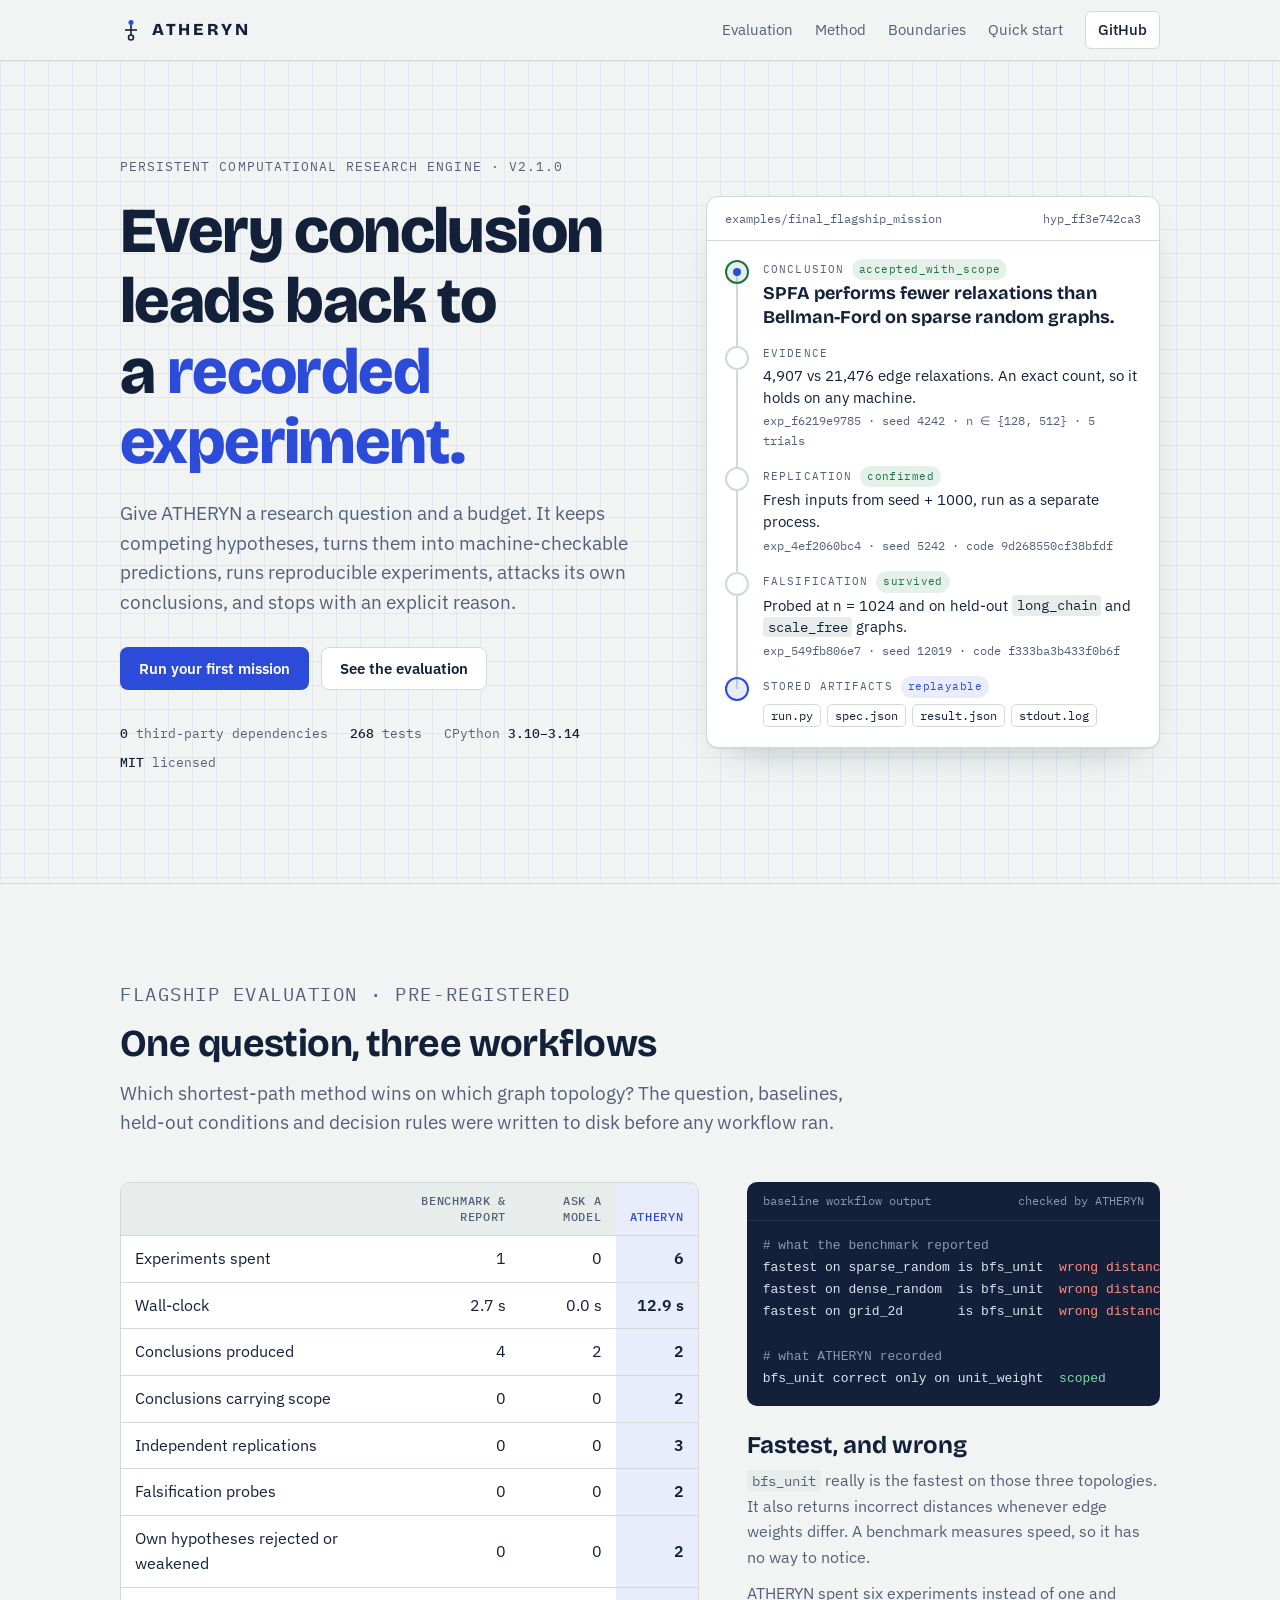
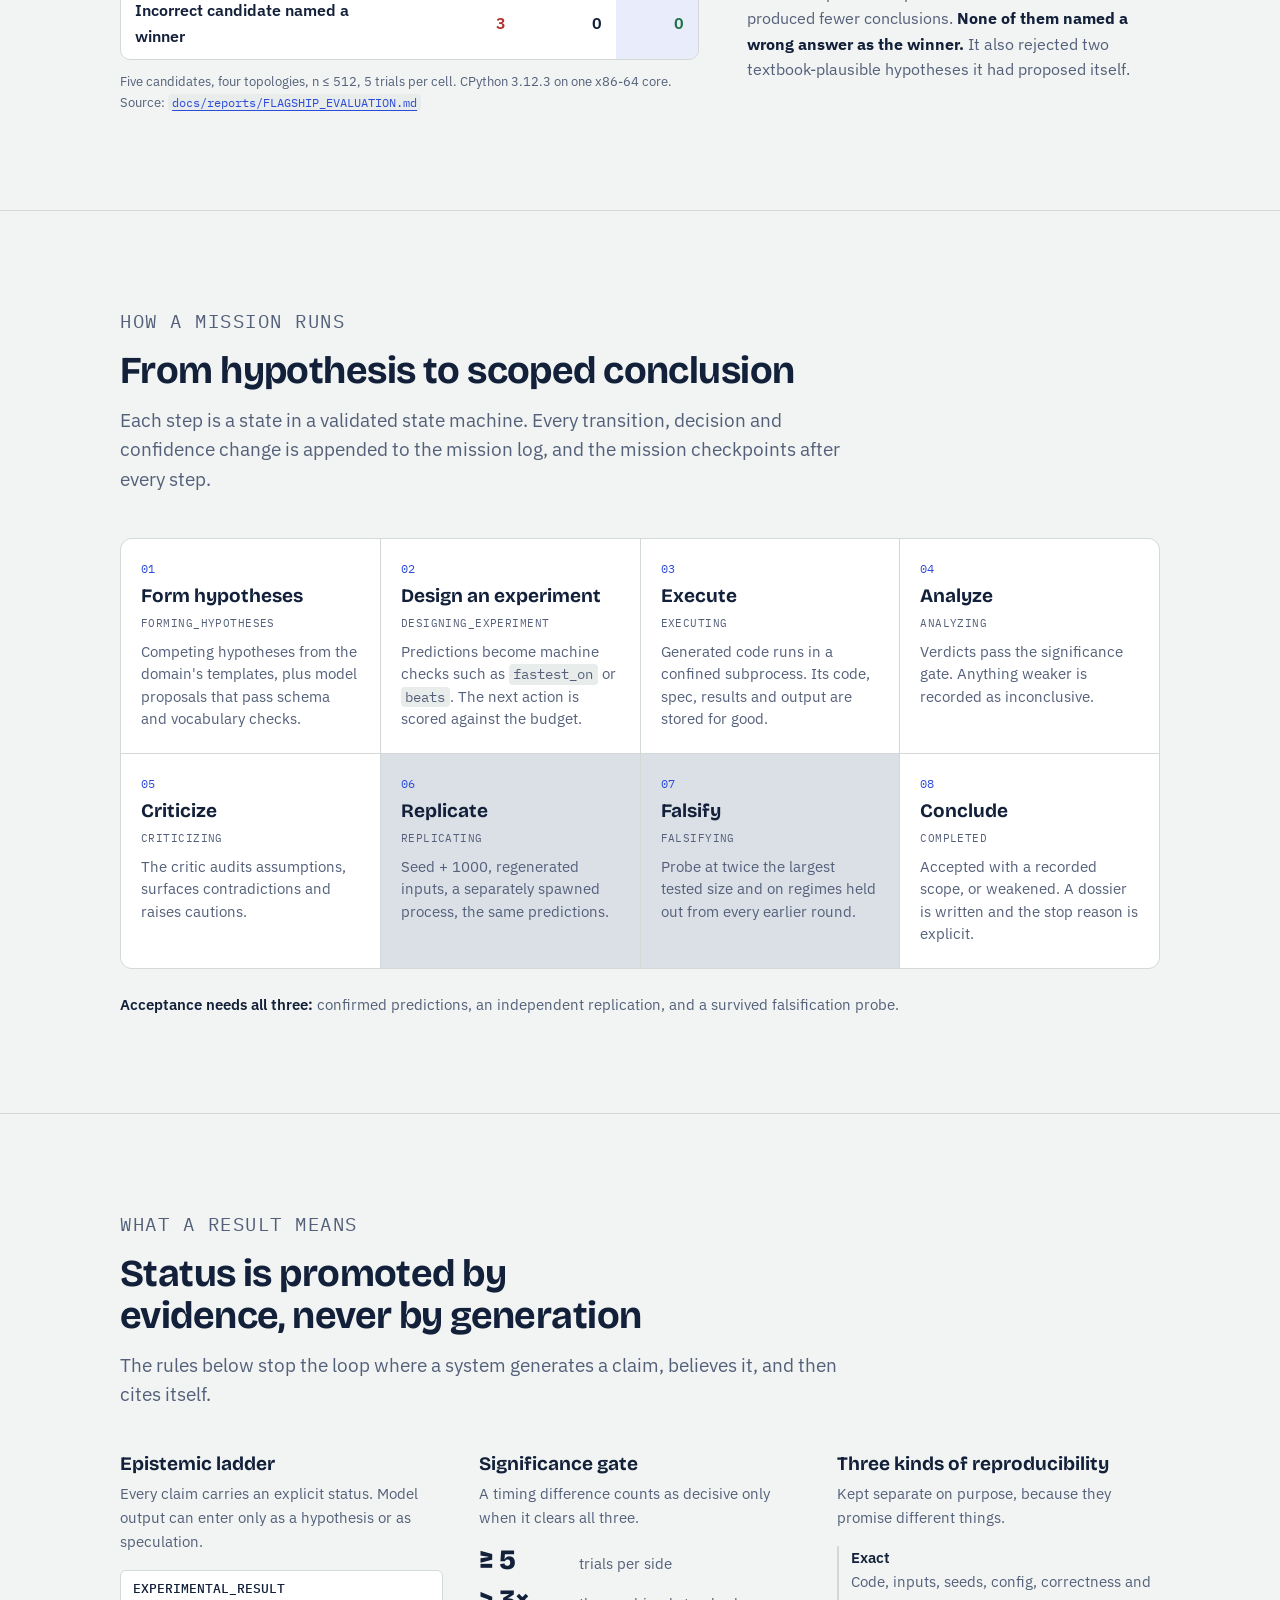
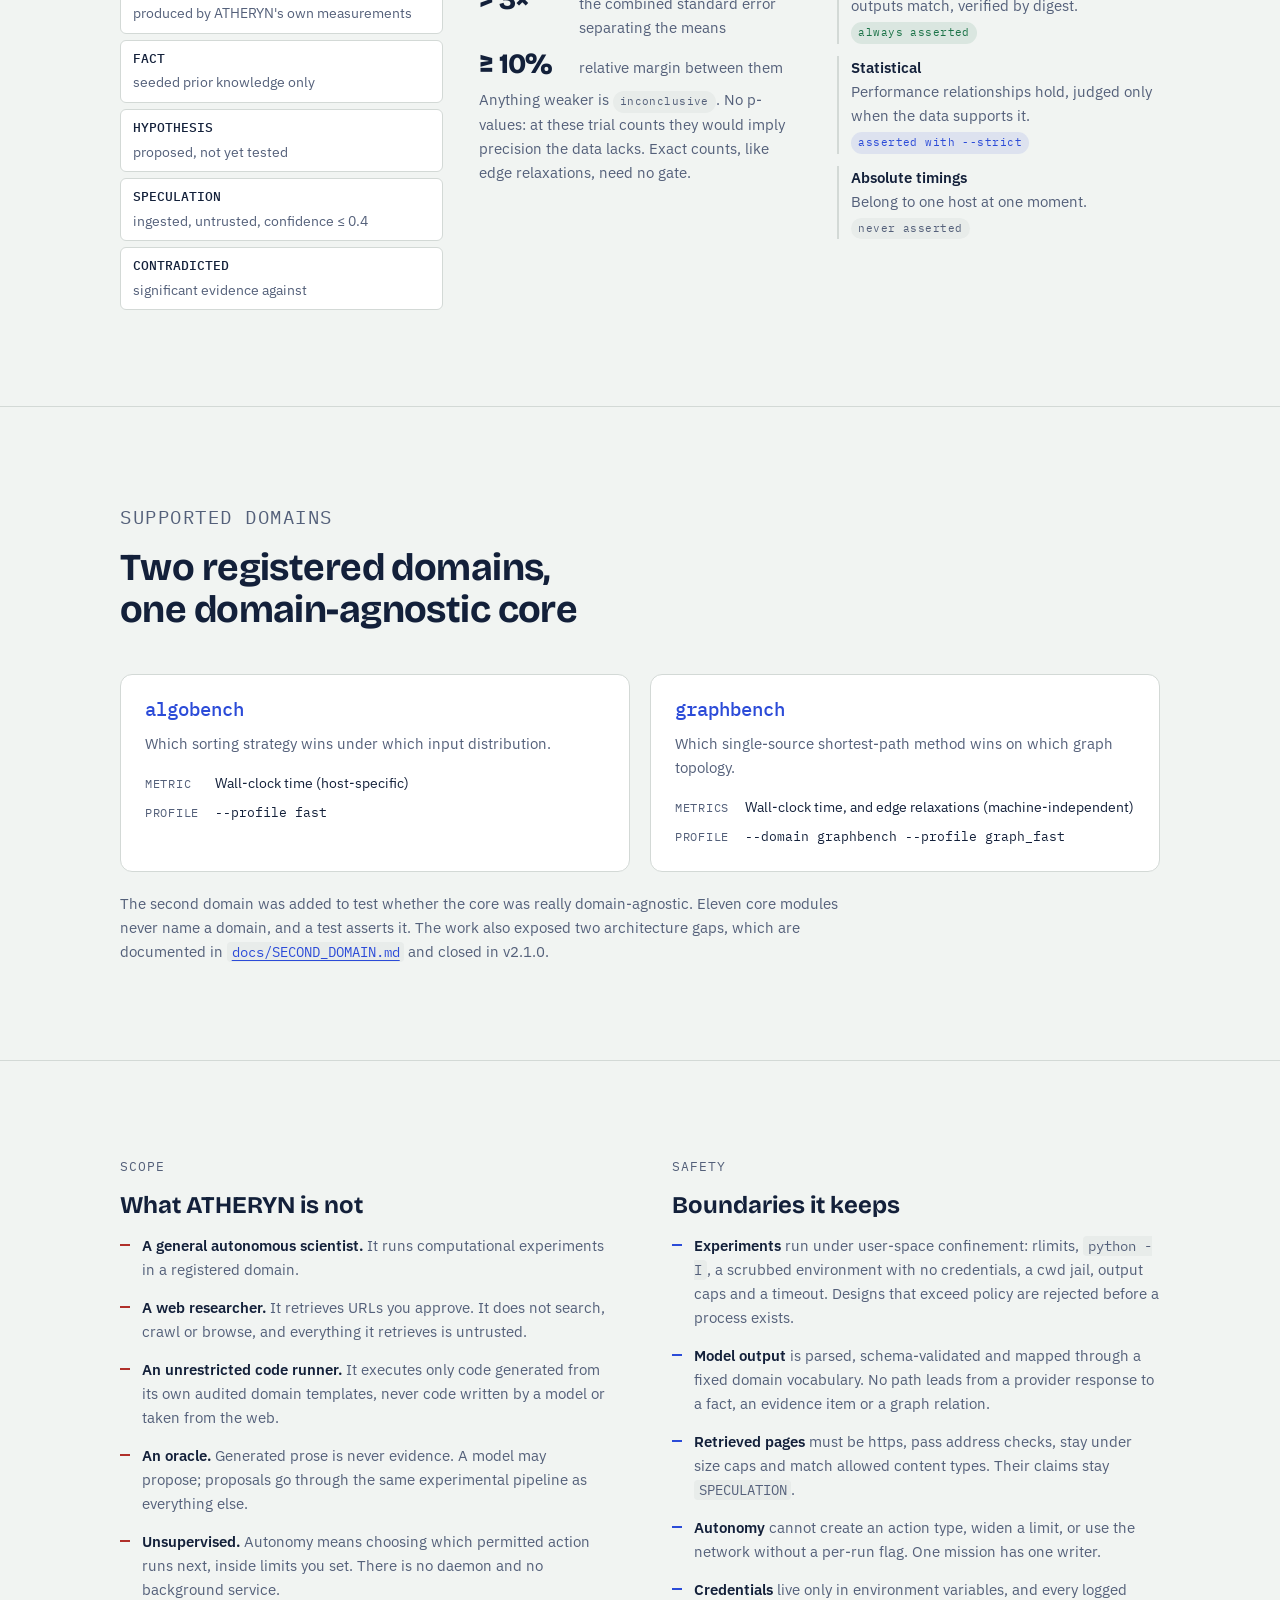
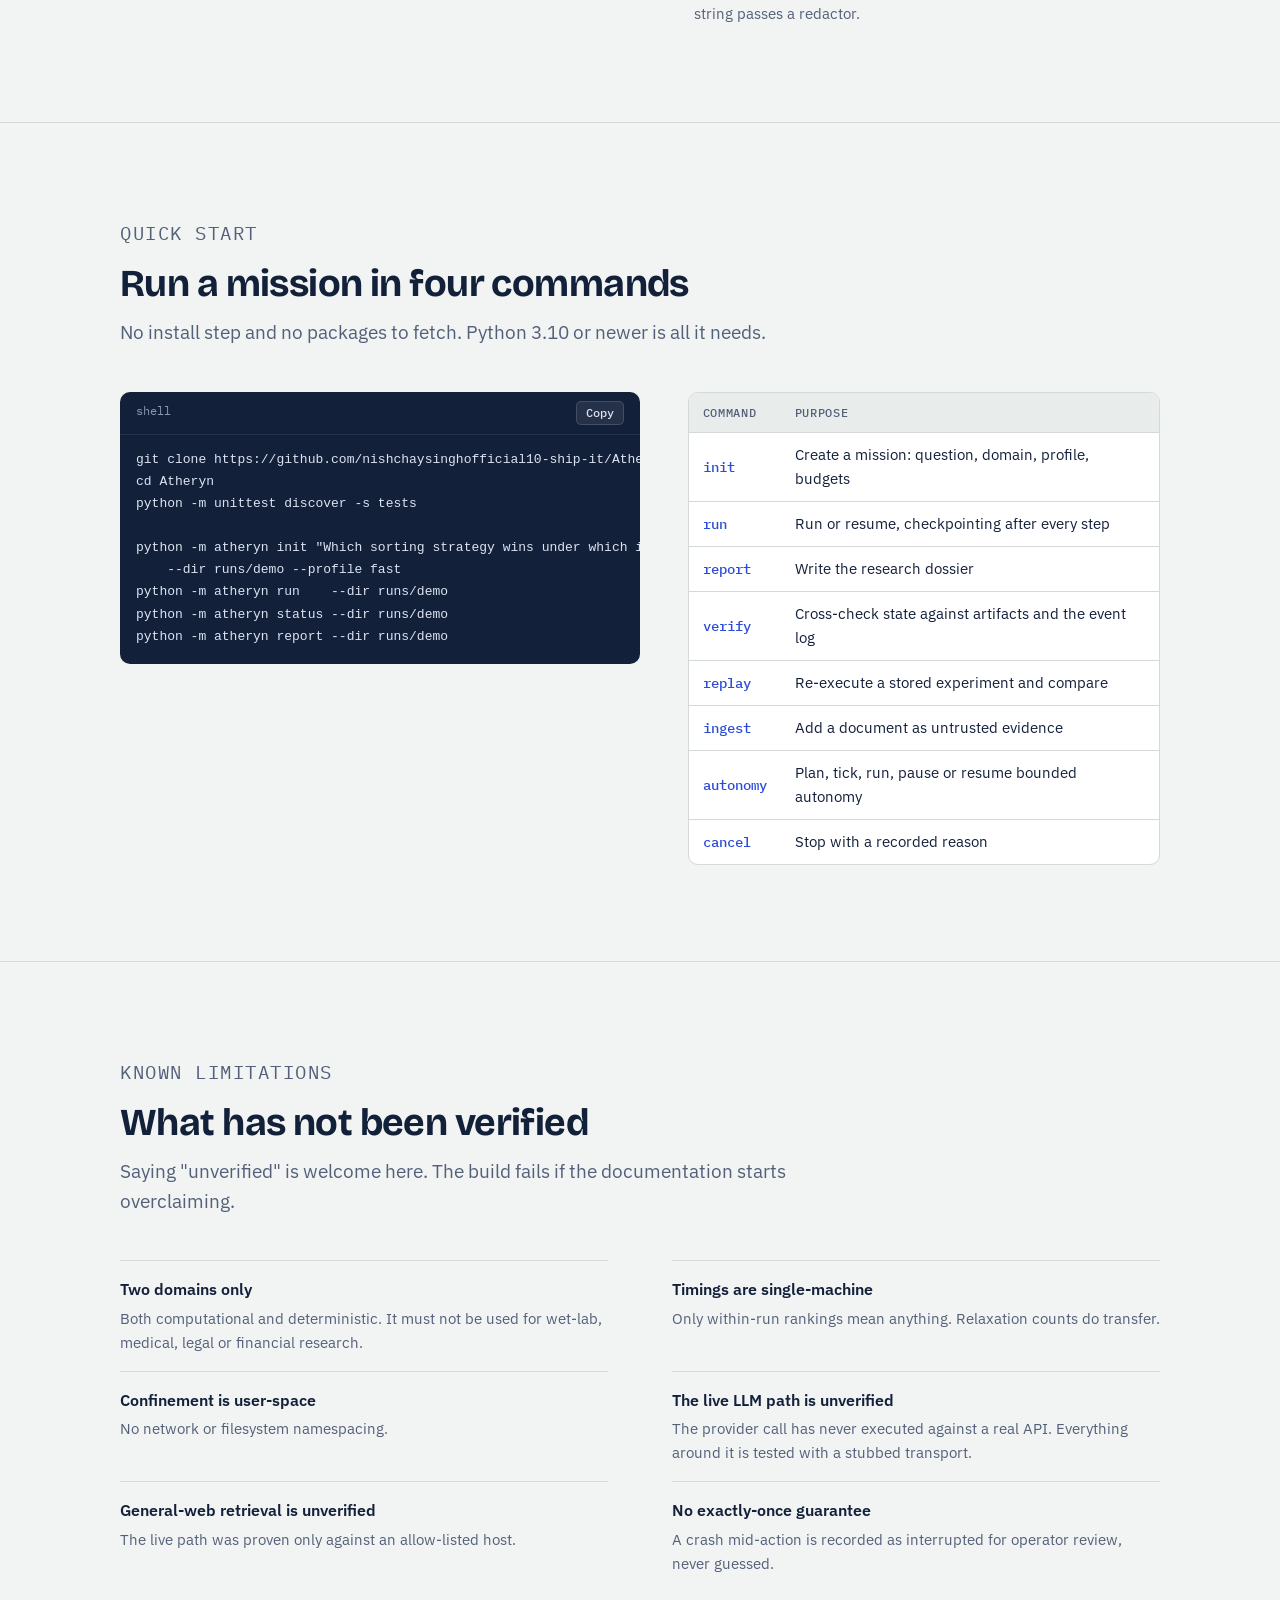
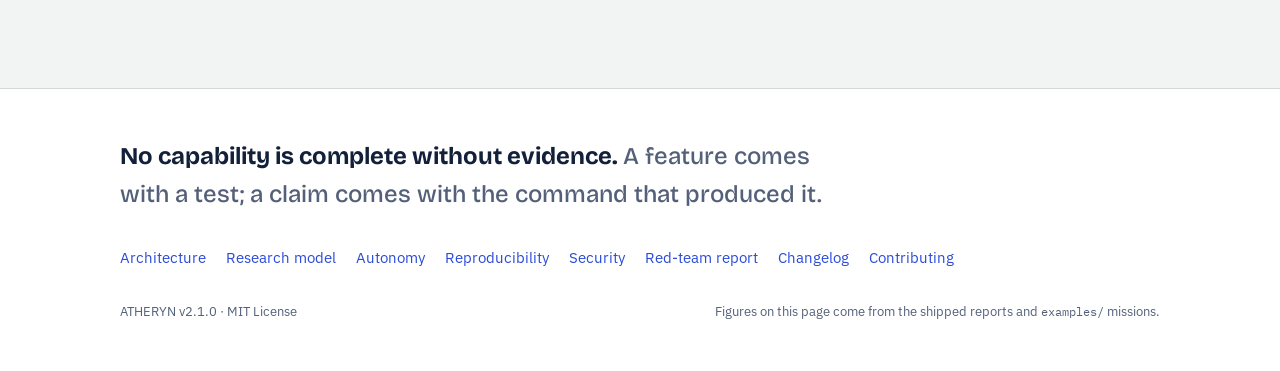
<file: website/index.html>
<!doctype html>
<html lang="en">
<head>
<meta charset="utf-8">
<meta name="viewport" content="width=device-width, initial-scale=1, viewport-fit=cover">
<title>ATHERYN</title>
<meta name="description" content="ATHERYN is a persistent computational research engine. Every conclusion it reaches leads back to a recorded, replayable experiment.">
<link rel="preconnect" href="https://fonts.googleapis.com">
<link rel="preconnect" href="https://fonts.gstatic.com" crossorigin>
<link rel="stylesheet" href="https://fonts.googleapis.com/css2?family=Bricolage+Grotesque:opsz,wght@12..96,500;12..96,700;12..96,800&family=IBM+Plex+Mono:wght@400;500&family=IBM+Plex+Sans:wght@400;500;600&display=swap">
<style>
  :root {
    color-scheme: light;
    --paper: #F1F4F2;
    --grid: rgba(43, 75, 216, 0.07);
    --surface: #FFFFFF;
    --surface-2: #E8ECEA;
    --ink: #13203A;
    --muted: #54607A;
    --rule: #D3D9D6;
    --accent: #2B4BD8;
    --accent-ink: #FFFFFF;
    --accent-soft: rgba(43, 75, 216, 0.10);
    --ok: #1C7348;
    --ok-soft: rgba(28, 115, 72, 0.11);
    --bad: #B0302A;
    --bad-soft: rgba(176, 48, 42, 0.10);
    --code-bg: #13203A;
    --code-ink: #DCE3F2;
    --code-muted: #8C98B3;

    --f-display: "Bricolage Grotesque", "Helvetica Neue", Arial, sans-serif;
    --f-body: "IBM Plex Sans", "Segoe UI", system-ui, sans-serif;
    --f-mono: "IBM Plex Mono", ui-monospace, "SFMono-Regular", Menlo, Consolas, monospace;

    --step--1: 0.8125rem;
    --step-0: 1rem;
    --step-1: 1.1875rem;
    --step-2: 1.5rem;
    --step-3: clamp(1.75rem, 1.2rem + 2vw, 2.375rem);
    --step-4: clamp(2.25rem, 1.3rem + 4vw, 4rem);

    --gutter: clamp(16px, 4vw, 40px);
    --max: 1120px;
  }
  @media (prefers-color-scheme: dark) {
    :root:not([data-theme="light"]) {
      color-scheme: dark;
      --paper: #0C1322;
      --grid: rgba(124, 149, 255, 0.07);
      --surface: #131C30;
      --surface-2: #1A253D;
      --ink: #E4E9F3;
      --muted: #97A3BB;
      --rule: #27334C;
      --accent: #8098FF;
      --accent-ink: #0C1322;
      --accent-soft: rgba(128, 152, 255, 0.14);
      --ok: #5FC593;
      --ok-soft: rgba(95, 197, 147, 0.13);
      --bad: #F07C72;
      --bad-soft: rgba(240, 124, 114, 0.13);
      --code-bg: #080E1A;
      --code-ink: #DCE3F2;
      --code-muted: #7D89A3;
    }
  }
  :root[data-theme="dark"] {
    color-scheme: dark;
    --paper: #0C1322;
    --grid: rgba(124, 149, 255, 0.07);
    --surface: #131C30;
    --surface-2: #1A253D;
    --ink: #E4E9F3;
    --muted: #97A3BB;
    --rule: #27334C;
    --accent: #8098FF;
    --accent-ink: #0C1322;
    --accent-soft: rgba(128, 152, 255, 0.14);
    --ok: #5FC593;
    --ok-soft: rgba(95, 197, 147, 0.13);
    --bad: #F07C72;
    --bad-soft: rgba(240, 124, 114, 0.13);
    --code-bg: #080E1A;
    --code-ink: #DCE3F2;
    --code-muted: #7D89A3;
  }

  *, *::before, *::after { box-sizing: border-box; }
  html { scroll-behavior: smooth; }
  body {
    margin: 0;
    background: var(--paper);
    color: var(--ink);
    font-family: var(--f-body);
    font-size: var(--step-0);
    line-height: 1.6;
    -webkit-font-smoothing: antialiased;
  }
  a { color: var(--accent); text-underline-offset: 3px; }
  a:focus-visible, button:focus-visible { outline: 2px solid var(--accent); outline-offset: 3px; border-radius: 4px; }
  code, .mono { font-family: var(--f-mono); font-size: 0.9em; }
  p code, li code, td code {
    background: var(--surface-2);
    padding: 0.08em 0.35em;
    border-radius: 4px;
  }
  h1, h2, h3 { font-family: var(--f-display); line-height: 1.1; text-wrap: balance; margin: 0; }
  p { margin: 0; }

  .wrap { max-width: var(--max); margin-inline: auto; padding-inline: var(--gutter); }

  /* ---------- header ---------- */
  .site-head {
    position: sticky;
    top: env(safe-area-inset-top, 0px);
    z-index: 10;
    background: color-mix(in srgb, var(--paper) 88%, transparent);
    backdrop-filter: blur(8px);
    border-bottom: 1px solid var(--rule);
  }
  .site-head .wrap { display: flex; align-items: center; gap: 24px; min-height: 60px; }
  .wordmark {
    font-family: var(--f-display);
    font-weight: 800;
    letter-spacing: 0.16em;
    font-size: 1.05rem;
    color: var(--ink);
    text-decoration: none;
    display: flex; align-items: center; gap: 10px;
  }
  .wordmark svg { flex: none; }
  .site-nav { display: flex; gap: 22px; margin-left: auto; align-items: center; }
  .site-nav a { color: var(--muted); text-decoration: none; font-size: 0.9375rem; }
  .site-nav a:hover { color: var(--ink); }
  .site-nav .gh {
    color: var(--ink);
    border: 1px solid var(--rule);
    background: var(--surface);
    padding: 6px 12px;
    border-radius: 6px;
    font-weight: 500;
  }
  @media (max-width: 760px) { .site-nav .opt { display: none; } }

  /* ---------- hero ---------- */
  .hero {
    background-image:
      linear-gradient(var(--grid) 1px, transparent 1px),
      linear-gradient(90deg, var(--grid) 1px, transparent 1px);
    background-size: 24px 24px;
    border-bottom: 1px solid var(--rule);
  }
  .hero .wrap {
    display: grid;
    grid-template-columns: minmax(0, 1.15fr) minmax(0, 1fr);
    gap: clamp(32px, 5vw, 64px);
    padding-block: clamp(48px, 8vw, 96px);
    align-items: center;
  }
  @media (max-width: 900px) { .hero .wrap { grid-template-columns: minmax(0, 1fr); } }
  .eyebrow {
    font-family: var(--f-mono);
    font-size: var(--step--1);
    letter-spacing: 0.08em;
    text-transform: uppercase;
    color: var(--muted);
  }
  .hero h1 {
    font-size: var(--step-4);
    font-weight: 800;
    letter-spacing: -0.025em;
    margin-top: 18px;
  }
  .hero h1 em { font-style: normal; color: var(--accent); }
  .hero .lede { font-size: var(--step-1); color: var(--muted); max-width: 34em; margin-top: 22px; line-height: 1.55; }
  .cta { display: flex; flex-wrap: wrap; gap: 12px; margin-top: 30px; }
  .btn {
    display: inline-flex; align-items: center; gap: 8px;
    font: 600 0.9375rem/1 var(--f-body);
    padding: 13px 18px;
    border-radius: 8px;
    text-decoration: none;
    border: 1px solid transparent;
    cursor: pointer;
  }
  .btn-primary { background: var(--accent); color: var(--accent-ink); }
  .btn-primary:hover { filter: brightness(1.08); }
  .btn-ghost { background: var(--surface); color: var(--ink); border-color: var(--rule); }
  .btn-ghost:hover { border-color: var(--muted); }
  .facts {
    display: flex; flex-wrap: wrap; gap: 8px 22px;
    margin-top: 34px; padding: 0; list-style: none;
    font-family: var(--f-mono); font-size: var(--step--1); color: var(--muted);
  }
  .facts b { color: var(--ink); font-weight: 500; }

  /* the provenance trace */
  .trace {
    background: var(--surface);
    border: 1px solid var(--rule);
    border-radius: 12px;
    box-shadow: 0 1px 0 var(--rule), 0 18px 40px -24px rgba(19, 32, 58, 0.35);
    overflow: hidden;
  }
  .trace-head {
    display: flex; justify-content: space-between; gap: 12px; flex-wrap: wrap;
    padding: 12px 18px;
    border-bottom: 1px solid var(--rule);
    font-family: var(--f-mono); font-size: 0.75rem; color: var(--muted);
  }
  .trace-body { position: relative; }
  .trace ol { list-style: none; margin: 0; padding: 18px 18px 20px; }
  .trace-body::before {
    content: ""; position: absolute;
    left: 29px; top: 31px; height: var(--travel, 280px);
    width: 2px; background: var(--rule);
  }
  .trace .pulse {
    position: absolute; left: 26px; top: 27px; z-index: 2;
    width: 8px; height: 8px; border-radius: 50%;
    background: var(--accent);
    animation: travel 5s cubic-bezier(.6,0,.4,1) infinite;
  }
  @keyframes travel {
    0% { transform: translateY(0); opacity: 0; }
    8% { opacity: 1; }
    85% { opacity: 1; }
    100% { transform: translateY(var(--travel, 300px)); opacity: 0; }
  }
  @media (prefers-reduced-motion: reduce) { .trace .pulse { display: none; } html { scroll-behavior: auto; } }
  .trace li { display: grid; grid-template-columns: 24px minmax(0, 1fr); gap: 14px; position: relative; }
  .trace li + li { margin-top: 16px; }
  .node {
    width: 24px; height: 24px; border-radius: 50%;
    border: 2px solid var(--rule); background: var(--surface);
    margin-top: 1px; position: relative; z-index: 1;
  }
  .trace li:first-child .node { border-color: var(--ok); background: var(--ok-soft); }
  .trace li:last-child .node { border-color: var(--accent); background: var(--accent-soft); }
  .kind {
    font-family: var(--f-mono); font-size: 0.6875rem; letter-spacing: 0.1em;
    text-transform: uppercase; color: var(--muted);
    display: flex; gap: 8px; align-items: center; flex-wrap: wrap;
  }
  .trace .body { font-size: 0.9375rem; line-height: 1.45; margin-top: 2px; }
  .trace .body.claim { font-family: var(--f-display); font-weight: 700; font-size: 1.125rem; line-height: 1.3; }
  .trace .sub { font-family: var(--f-mono); font-size: 0.75rem; color: var(--muted); margin-top: 3px; overflow-wrap: anywhere; }
  .chip {
    display: inline-block;
    font-family: var(--f-mono); font-size: 0.6875rem; letter-spacing: 0.04em;
    padding: 2px 7px; border-radius: 999px;
    text-transform: none;
  }
  .chip.ok { color: var(--ok); background: var(--ok-soft); }
  .chip.bad { color: var(--bad); background: var(--bad-soft); }
  .chip.acc { color: var(--accent); background: var(--accent-soft); }
  .chip.neutral { color: var(--muted); background: var(--surface-2); }
  .files { display: flex; flex-wrap: wrap; gap: 6px; margin-top: 6px; }
  .files span {
    font-family: var(--f-mono); font-size: 0.75rem;
    border: 1px solid var(--rule); border-radius: 5px; padding: 1px 7px; color: var(--ink);
  }

  /* ---------- sections ---------- */
  section { padding-block: clamp(56px, 8vw, 96px); }
  section + section { border-top: 1px solid var(--rule); }
  .sec-head { display: grid; gap: 14px; max-width: 46rem; margin-bottom: clamp(28px, 4vw, 44px); }
  .sec-head h2 { font-size: var(--step-3); font-weight: 700; letter-spacing: -0.015em; }
  .sec-head p { color: var(--muted); font-size: var(--step-1); line-height: 1.55; }
  .prose { max-width: 40rem; color: var(--muted); }
  .prose p + p { margin-top: 1em; }
  .prose strong { color: var(--ink); }

  /* evaluation */
  .eval-grid { display: grid; grid-template-columns: minmax(0, 1.4fr) minmax(0, 1fr); gap: clamp(24px, 4vw, 48px); align-items: start; }
  @media (max-width: 900px) { .eval-grid { grid-template-columns: minmax(0, 1fr); } }
  .table-scroll { overflow-x: auto; border: 1px solid var(--rule); border-radius: 10px; background: var(--surface); }
  table { border-collapse: collapse; width: 100%; font-variant-numeric: tabular-nums; }
  th, td { padding: 10px 14px; text-align: left; border-bottom: 1px solid var(--rule); white-space: nowrap; }
  .eval th { white-space: normal; vertical-align: bottom; line-height: 1.35; }
  .eval td:first-child { white-space: normal; min-width: 11rem; }
  tbody tr:last-child td { border-bottom: 0; }
  thead th {
    font-family: var(--f-mono); font-weight: 500; font-size: 0.75rem;
    letter-spacing: 0.06em; text-transform: uppercase; color: var(--muted);
    background: var(--surface-2);
  }
  .num { text-align: right; }
  .eval th.us, .eval td.us { background: var(--accent-soft); }
  .eval thead th.us { color: var(--accent); }
  .eval td.us { font-weight: 600; }
  .eval tr.key td { font-weight: 600; }
  .eval tr.key td.bad-cell { color: var(--bad); }
  .eval tr.key td.us { color: var(--ok); }
  .table-note { font-size: var(--step--1); color: var(--muted); margin-top: 12px; }

  .terminal {
    background: var(--code-bg); color: var(--code-ink);
    border-radius: 10px; font-family: var(--f-mono); font-size: 0.8125rem; line-height: 1.7;
    overflow-x: auto;
  }
  .terminal .bar {
    display: flex; justify-content: space-between; gap: 12px;
    padding: 9px 16px; border-bottom: 1px solid rgba(255,255,255,0.08);
    color: var(--code-muted); font-size: 0.75rem;
  }
  .terminal pre { margin: 0; padding: 14px 16px 16px; }
  .terminal .c { color: var(--code-muted); }
  .terminal .x { color: #FF8C82; }
  .terminal .v { color: #7FD9A8; }
  .finding h3 { font-size: var(--step-2); font-weight: 700; margin-top: 26px; }
  .finding p { color: var(--muted); margin-top: 10px; }
  .finding p strong { color: var(--ink); }

  /* lifecycle */
  .steps {
    list-style: none; margin: 0; padding: 0;
    display: grid; grid-template-columns: repeat(4, minmax(0, 1fr));
    counter-reset: step;
    border: 1px solid var(--rule); border-radius: 12px; overflow: hidden;
    background: var(--rule); gap: 1px;
  }
  @media (max-width: 900px) { .steps { grid-template-columns: repeat(2, minmax(0, 1fr)); } }
  @media (max-width: 520px) { .steps { grid-template-columns: minmax(0, 1fr); } }
  .steps li { background: var(--surface); padding: 20px 20px 22px; counter-increment: step; display: grid; gap: 8px; align-content: start; }
  .steps li::before {
    content: counter(step, decimal-leading-zero);
    font-family: var(--f-mono); font-size: 0.75rem; color: var(--accent);
  }
  .steps h3 { font-size: var(--step-1); font-weight: 700; }
  .steps .state { font-family: var(--f-mono); font-size: 0.6875rem; color: var(--muted); letter-spacing: 0.04em; overflow-wrap: anywhere; }
  .steps p { font-size: 0.9375rem; color: var(--muted); line-height: 1.5; }
  .steps li.gate { background: color-mix(in srgb, var(--accent-soft) 60%, var(--surface)); }

  .rule-callout {
    margin-top: 24px;
    display: flex; flex-wrap: wrap; gap: 10px 28px; align-items: baseline;
    font-size: 0.9375rem; color: var(--muted);
  }
  .rule-callout b { color: var(--ink); font-weight: 600; }

  /* evidence rules */
  .cols-3 { display: grid; grid-template-columns: repeat(3, minmax(0, 1fr)); gap: clamp(20px, 3vw, 36px); }
  @media (max-width: 900px) { .cols-3 { grid-template-columns: minmax(0, 1fr); } }
  .col h3 { font-size: var(--step-1); font-weight: 700; }
  .col > p { color: var(--muted); margin-top: 8px; font-size: 0.9375rem; }
  .ladder { list-style: none; padding: 0; margin: 16px 0 0; display: grid; gap: 6px; }
  .ladder li {
    display: grid; grid-template-columns: minmax(0, 1fr); gap: 2px;
    padding: 8px 12px; border-radius: 6px; background: var(--surface); border: 1px solid var(--rule);
    font-size: 0.875rem; color: var(--muted);
  }
  .ladder code { background: none; padding: 0; color: var(--ink); font-weight: 500; font-size: 0.8125rem; }
  .gate-list { list-style: none; padding: 0; margin: 16px 0 0; display: grid; gap: 10px; }
  .gate-list li { display: grid; grid-template-columns: 5.5rem minmax(0, 1fr); gap: 12px; align-items: baseline; font-size: 0.9375rem; color: var(--muted); }
  .gate-list .big { font-family: var(--f-display); font-weight: 800; font-size: 1.75rem; color: var(--ink); line-height: 1; letter-spacing: -0.02em; }
  .gate-out { margin-top: 14px; font-size: 0.875rem; color: var(--muted); }
  .repro { list-style: none; padding: 0; margin: 16px 0 0; display: grid; gap: 12px; }
  .repro li { border-left: 2px solid var(--rule); padding-left: 12px; font-size: 0.9375rem; color: var(--muted); }
  .repro li b { display: block; color: var(--ink); font-weight: 600; }
  .repro .chip { margin-top: 4px; }

  /* domains */
  .domains { display: grid; grid-template-columns: repeat(2, minmax(0, 1fr)); gap: 20px; }
  @media (max-width: 760px) { .domains { grid-template-columns: minmax(0, 1fr); } }
  .domain { background: var(--surface); border: 1px solid var(--rule); border-radius: 12px; padding: 24px; display: grid; gap: 12px; align-content: start; }
  .domain h3 { font-family: var(--f-mono); font-weight: 500; font-size: var(--step-1); color: var(--accent); }
  .domain p { color: var(--muted); font-size: 0.9375rem; }
  .domain dl { margin: 4px 0 0; display: grid; grid-template-columns: max-content minmax(0, 1fr); gap: 6px 16px; font-size: 0.875rem; }
  .domain dt { color: var(--muted); font-family: var(--f-mono); font-size: 0.75rem; text-transform: uppercase; letter-spacing: 0.06em; padding-top: 2px; }
  .domain dd { margin: 0; }
  .domain-note { margin-top: 20px; color: var(--muted); font-size: 0.9375rem; max-width: 46rem; }

  /* boundaries */
  .cols-2 { display: grid; grid-template-columns: repeat(2, minmax(0, 1fr)); gap: clamp(28px, 5vw, 64px); }
  @media (max-width: 860px) { .cols-2 { grid-template-columns: minmax(0, 1fr); } }
  .cols-2 h3 { font-size: var(--step-2); font-weight: 700; margin-bottom: 16px; }
  .plain { list-style: none; padding: 0; margin: 0; display: grid; gap: 14px; }
  .plain li { padding-left: 22px; position: relative; color: var(--muted); font-size: 0.9375rem; }
  .plain li b { color: var(--ink); font-weight: 600; }
  .plain li::before { content: ""; position: absolute; left: 0; top: 0.62em; width: 10px; height: 2px; background: var(--accent); }
  .plain.not li::before { background: var(--bad); }

  /* quick start */
  .qs { display: grid; grid-template-columns: minmax(0, 1.1fr) minmax(0, 1fr); gap: clamp(24px, 4vw, 48px); align-items: start; }
  @media (max-width: 900px) { .qs { grid-template-columns: minmax(0, 1fr); } }
  .copy {
    font: 500 0.75rem/1 var(--f-mono);
    color: var(--code-ink); background: rgba(255,255,255,0.08);
    border: 1px solid rgba(255,255,255,0.14); border-radius: 5px;
    padding: 5px 9px; cursor: pointer;
  }
  .copy:hover { background: rgba(255,255,255,0.14); }
  .cmds td:first-child code { background: none; padding: 0; color: var(--accent); font-weight: 500; }
  .cmds td { white-space: normal; font-size: 0.9375rem; }
  .cmds td:first-child { white-space: nowrap; }

  /* limitations */
  .limits { display: grid; grid-template-columns: repeat(2, minmax(0, 1fr)); gap: 0 clamp(28px, 5vw, 64px); }
  @media (max-width: 760px) { .limits { grid-template-columns: minmax(0, 1fr); } }
  .limits div { padding-block: 16px; border-top: 1px solid var(--rule); }
  .limits b { display: block; font-weight: 600; }
  .limits p { color: var(--muted); font-size: 0.9375rem; margin-top: 4px; }

  /* footer */
  .site-foot { border-top: 1px solid var(--rule); background: var(--surface); }
  .site-foot .wrap { padding-block: 48px; display: grid; gap: 32px; }
  .motto { font-family: var(--f-display); font-weight: 700; font-size: var(--step-2); max-width: 30em; }
  .motto span { color: var(--muted); font-weight: 500; }
  .doc-links { display: flex; flex-wrap: wrap; gap: 8px 20px; font-size: 0.9375rem; }
  .doc-links a { text-decoration: none; }
  .doc-links a:hover { text-decoration: underline; }
  .fine { font-size: var(--step--1); color: var(--muted); display: flex; flex-wrap: wrap; gap: 8px 20px; justify-content: space-between; }
</style>
</head>
<body>

<header class="site-head">
  <div class="wrap">
    <a class="wordmark" href="#top" aria-label="ATHERYN home">
      <svg width="22" height="22" viewBox="0 0 22 22" aria-hidden="true">
        <circle cx="11" cy="3.5" r="2.5" fill="var(--accent)"></circle>
        <circle cx="11" cy="18.5" r="2.5" fill="none" stroke="var(--ink)" stroke-width="1.6"></circle>
        <line x1="11" y1="6" x2="11" y2="16" stroke="var(--ink)" stroke-width="1.6"></line>
        <line x1="5" y1="11" x2="17" y2="11" stroke="var(--ink)" stroke-width="1.6"></line>
      </svg>
      ATHERYN
    </a>
    <nav class="site-nav" aria-label="Sections">
      <a class="opt" href="#evaluation">Evaluation</a>
      <a class="opt" href="#method">Method</a>
      <a class="opt" href="#boundaries">Boundaries</a>
      <a href="#start">Quick start</a>
      <a class="gh" href="https://github.com/nishchaysinghofficial10-ship-it/Atheryn">GitHub</a>
    </nav>
  </div>
</header>

<main id="top">

  <div class="hero">
    <div class="wrap">
      <div>
        <p class="eyebrow">Persistent computational research engine · v2.1.0</p>
        <h1>Every conclusion leads back to a <em>recorded experiment.</em></h1>
        <p class="lede">
          Give ATHERYN a research question and a budget. It keeps competing hypotheses,
          turns them into machine-checkable predictions, runs reproducible experiments,
          attacks its own conclusions, and stops with an explicit reason.
        </p>
        <div class="cta">
          <a class="btn btn-primary" href="#start">Run your first mission</a>
          <a class="btn btn-ghost" href="#evaluation">See the evaluation</a>
        </div>
        <ul class="facts">
          <li><b>0</b> third-party dependencies</li>
          <li><b>268</b> tests</li>
          <li>CPython <b>3.10–3.14</b></li>
          <li><b>MIT</b> licensed</li>
        </ul>
      </div>

      <figure class="trace" aria-label="Provenance of one accepted conclusion from the flagship mission" style="margin:0">
        <div class="trace-head">
          <span>examples/final_flagship_mission</span>
          <span>hyp_ff3e742ca3</span>
        </div>
        <div class="trace-body">
        <span class="pulse" aria-hidden="true"></span>
        <ol id="trace-list">
          <li>
            <span class="node" aria-hidden="true"></span>
            <div>
              <div class="kind">Conclusion <span class="chip ok">accepted_with_scope</span></div>
              <p class="body claim">SPFA performs fewer relaxations than Bellman-Ford on sparse random graphs.</p>
            </div>
          </li>
          <li>
            <span class="node" aria-hidden="true"></span>
            <div>
              <div class="kind">Evidence</div>
              <p class="body">4,907 vs 21,476 edge relaxations. An exact count, so it holds on any machine.</p>
              <p class="sub">exp_f6219e9785 · seed 4242 · n ∈ {128, 512} · 5 trials</p>
            </div>
          </li>
          <li>
            <span class="node" aria-hidden="true"></span>
            <div>
              <div class="kind">Replication <span class="chip ok">confirmed</span></div>
              <p class="body">Fresh inputs from seed + 1000, run as a separate process.</p>
              <p class="sub">exp_4ef2060bc4 · seed 5242 · code 9d268550cf38bfdf</p>
            </div>
          </li>
          <li>
            <span class="node" aria-hidden="true"></span>
            <div>
              <div class="kind">Falsification <span class="chip ok">survived</span></div>
              <p class="body">Probed at n = 1024 and on held-out <code>long_chain</code> and <code>scale_free</code> graphs.</p>
              <p class="sub">exp_549fb806e7 · seed 12019 · code f333ba3b433f0b6f</p>
            </div>
          </li>
          <li>
            <span class="node" aria-hidden="true"></span>
            <div>
              <div class="kind">Stored artifacts <span class="chip acc">replayable</span></div>
              <div class="files"><span>run.py</span><span>spec.json</span><span>result.json</span><span>stdout.log</span></div>
            </div>
          </li>
        </ol>
        </div>
      </figure>
    </div>
  </div>

  <section id="evaluation">
    <div class="wrap">
      <div class="sec-head">
        <p class="eyebrow">Flagship evaluation · pre-registered</p>
        <h2>One question, three workflows</h2>
        <p>
          Which shortest-path method wins on which graph topology? The question, baselines,
          held-out conditions and decision rules were written to disk before any workflow ran.
        </p>
      </div>

      <div class="eval-grid">
        <div>
          <div class="table-scroll">
            <table class="eval">
              <thead>
                <tr>
                  <th scope="col"></th>
                  <th scope="col" class="num">Benchmark &amp; report</th>
                  <th scope="col" class="num">Ask a model</th>
                  <th scope="col" class="num us">ATHERYN</th>
                </tr>
              </thead>
              <tbody>
                <tr><td>Experiments spent</td><td class="num">1</td><td class="num">0</td><td class="num us">6</td></tr>
                <tr><td>Wall-clock</td><td class="num">2.7 s</td><td class="num">0.0 s</td><td class="num us">12.9 s</td></tr>
                <tr><td>Conclusions produced</td><td class="num">4</td><td class="num">2</td><td class="num us">2</td></tr>
                <tr><td>Conclusions carrying scope</td><td class="num">0</td><td class="num">0</td><td class="num us">2</td></tr>
                <tr><td>Independent replications</td><td class="num">0</td><td class="num">0</td><td class="num us">3</td></tr>
                <tr><td>Falsification probes</td><td class="num">0</td><td class="num">0</td><td class="num us">2</td></tr>
                <tr><td>Own hypotheses rejected or weakened</td><td class="num">0</td><td class="num">0</td><td class="num us">2</td></tr>
                <tr class="key"><td>Incorrect candidate named a winner</td><td class="num bad-cell">3</td><td class="num">0</td><td class="num us">0</td></tr>
              </tbody>
            </table>
          </div>
          <p class="table-note">
            Five candidates, four topologies, n ≤ 512, 5 trials per cell. CPython 3.12.3 on one x86-64 core.
            Source: <a href="https://github.com/nishchaysinghofficial10-ship-it/Atheryn/blob/main/docs/reports/FLAGSHIP_EVALUATION.md"><code>docs/reports/FLAGSHIP_EVALUATION.md</code></a>
          </p>
        </div>

        <div class="finding">
          <div class="terminal">
            <div class="bar"><span>baseline workflow output</span><span>checked by ATHERYN</span></div>
<pre><span class="c"># what the benchmark reported</span>
fastest on sparse_random is bfs_unit  <span class="x">wrong distances</span>
fastest on dense_random  is bfs_unit  <span class="x">wrong distances</span>
fastest on grid_2d       is bfs_unit  <span class="x">wrong distances</span>

<span class="c"># what ATHERYN recorded</span>
bfs_unit correct only on unit_weight  <span class="v">scoped</span></pre>
          </div>
          <h3>Fastest, and wrong</h3>
          <p>
            <code>bfs_unit</code> really is the fastest on those three topologies. It also returns incorrect
            distances whenever edge weights differ. A benchmark measures speed, so it has no way to notice.
          </p>
          <p>
            ATHERYN spent six experiments instead of one and produced fewer conclusions.
            <strong>None of them named a wrong answer as the winner.</strong> It also rejected two
            textbook-plausible hypotheses it had proposed itself.
          </p>
        </div>
      </div>
    </div>
  </section>

  <section id="method">
    <div class="wrap">
      <div class="sec-head">
        <p class="eyebrow">How a mission runs</p>
        <h2>From hypothesis to scoped conclusion</h2>
        <p>
          Each step is a state in a validated state machine. Every transition, decision and
          confidence change is appended to the mission log, and the mission checkpoints after every step.
        </p>
      </div>

      <ol class="steps">
        <li>
          <h3>Form hypotheses</h3>
          <span class="state">FORMING_HYPOTHESES</span>
          <p>Competing hypotheses from the domain's templates, plus model proposals that pass schema and vocabulary checks.</p>
        </li>
        <li>
          <h3>Design an experiment</h3>
          <span class="state">DESIGNING_EXPERIMENT</span>
          <p>Predictions become machine checks such as <code>fastest_on</code> or <code>beats</code>. The next action is scored against the budget.</p>
        </li>
        <li>
          <h3>Execute</h3>
          <span class="state">EXECUTING</span>
          <p>Generated code runs in a confined subprocess. Its code, spec, results and output are stored for good.</p>
        </li>
        <li>
          <h3>Analyze</h3>
          <span class="state">ANALYZING</span>
          <p>Verdicts pass the significance gate. Anything weaker is recorded as inconclusive.</p>
        </li>
        <li>
          <h3>Criticize</h3>
          <span class="state">CRITICIZING</span>
          <p>The critic audits assumptions, surfaces contradictions and raises cautions.</p>
        </li>
        <li class="gate">
          <h3>Replicate</h3>
          <span class="state">REPLICATING</span>
          <p>Seed + 1000, regenerated inputs, a separately spawned process, the same predictions.</p>
        </li>
        <li class="gate">
          <h3>Falsify</h3>
          <span class="state">FALSIFYING</span>
          <p>Probe at twice the largest tested size and on regimes held out from every earlier round.</p>
        </li>
        <li>
          <h3>Conclude</h3>
          <span class="state">COMPLETED</span>
          <p>Accepted with a recorded scope, or weakened. A dossier is written and the stop reason is explicit.</p>
        </li>
      </ol>
      <p class="rule-callout">
        <span><b>Acceptance needs all three:</b> confirmed predictions, an independent replication, and a survived falsification probe.</span>
      </p>
    </div>
  </section>

  <section id="evidence">
    <div class="wrap">
      <div class="sec-head">
        <p class="eyebrow">What a result means</p>
        <h2>Status is promoted by evidence, never by generation</h2>
        <p>
          The rules below stop the loop where a system generates a claim, believes it, and then cites itself.
        </p>
      </div>

      <div class="cols-3">
        <div class="col">
          <h3>Epistemic ladder</h3>
          <p>Every claim carries an explicit status. Model output can enter only as a hypothesis or as speculation.</p>
          <ul class="ladder">
            <li><code>EXPERIMENTAL_RESULT</code><span>produced by ATHERYN's own measurements</span></li>
            <li><code>FACT</code><span>seeded prior knowledge only</span></li>
            <li><code>HYPOTHESIS</code><span>proposed, not yet tested</span></li>
            <li><code>SPECULATION</code><span>ingested, untrusted, confidence ≤ 0.4</span></li>
            <li><code>CONTRADICTED</code><span>significant evidence against</span></li>
          </ul>
        </div>

        <div class="col">
          <h3>Significance gate</h3>
          <p>A timing difference counts as decisive only when it clears all three.</p>
          <ul class="gate-list">
            <li><span class="big">≥ 5</span><span>trials per side</span></li>
            <li><span class="big">&gt; 3×</span><span>the combined standard error separating the means</span></li>
            <li><span class="big">≥ 10%</span><span>relative margin between them</span></li>
          </ul>
          <p class="gate-out">
            Anything weaker is <span class="chip neutral">inconclusive</span>. No p-values: at these trial counts they would
            imply precision the data lacks. Exact counts, like edge relaxations, need no gate.
          </p>
        </div>

        <div class="col">
          <h3>Three kinds of reproducibility</h3>
          <p>Kept separate on purpose, because they promise different things.</p>
          <ul class="repro">
            <li>
              <b>Exact</b>
              Code, inputs, seeds, config, correctness and outputs match, verified by digest.
              <br><span class="chip ok">always asserted</span>
            </li>
            <li>
              <b>Statistical</b>
              Performance relationships hold, judged only when the data supports it.
              <br><span class="chip acc">asserted with --strict</span>
            </li>
            <li>
              <b>Absolute timings</b>
              Belong to one host at one moment.
              <br><span class="chip neutral">never asserted</span>
            </li>
          </ul>
        </div>
      </div>
    </div>
  </section>

  <section id="domains">
    <div class="wrap">
      <div class="sec-head">
        <p class="eyebrow">Supported domains</p>
        <h2>Two registered domains, one domain-agnostic core</h2>
      </div>
      <div class="domains">
        <article class="domain">
          <h3>algobench</h3>
          <p>Which sorting strategy wins under which input distribution.</p>
          <dl>
            <dt>Metric</dt><dd>Wall-clock time (host-specific)</dd>
            <dt>Profile</dt><dd><code>--profile fast</code></dd>
          </dl>
        </article>
        <article class="domain">
          <h3>graphbench</h3>
          <p>Which single-source shortest-path method wins on which graph topology.</p>
          <dl>
            <dt>Metrics</dt><dd>Wall-clock time, and edge relaxations (machine-independent)</dd>
            <dt>Profile</dt><dd><code>--domain graphbench --profile graph_fast</code></dd>
          </dl>
        </article>
      </div>
      <p class="domain-note">
        The second domain was added to test whether the core was really domain-agnostic. Eleven core
        modules never name a domain, and a test asserts it. The work also exposed two architecture gaps,
        which are documented in <a href="https://github.com/nishchaysinghofficial10-ship-it/Atheryn/blob/main/docs/SECOND_DOMAIN.md"><code>docs/SECOND_DOMAIN.md</code></a>
        and closed in v2.1.0.
      </p>
    </div>
  </section>

  <section id="boundaries">
    <div class="wrap">
      <div class="cols-2">
        <div>
          <p class="eyebrow">Scope</p>
          <h3 style="margin-top:14px">What ATHERYN is not</h3>
          <ul class="plain not">
            <li><b>A general autonomous scientist.</b> It runs computational experiments in a registered domain.</li>
            <li><b>A web researcher.</b> It retrieves URLs you approve. It does not search, crawl or browse, and everything it retrieves is untrusted.</li>
            <li><b>An unrestricted code runner.</b> It executes only code generated from its own audited domain templates, never code written by a model or taken from the web.</li>
            <li><b>An oracle.</b> Generated prose is never evidence. A model may propose; proposals go through the same experimental pipeline as everything else.</li>
            <li><b>Unsupervised.</b> Autonomy means choosing which permitted action runs next, inside limits you set. There is no daemon and no background service.</li>
          </ul>
        </div>
        <div>
          <p class="eyebrow">Safety</p>
          <h3 style="margin-top:14px">Boundaries it keeps</h3>
          <ul class="plain">
            <li><b>Experiments</b> run under user-space confinement: rlimits, <code>python -I</code>, a scrubbed environment with no credentials, a cwd jail, output caps and a timeout. Designs that exceed policy are rejected before a process exists.</li>
            <li><b>Model output</b> is parsed, schema-validated and mapped through a fixed domain vocabulary. No path leads from a provider response to a fact, an evidence item or a graph relation.</li>
            <li><b>Retrieved pages</b> must be https, pass address checks, stay under size caps and match allowed content types. Their claims stay <code>SPECULATION</code>.</li>
            <li><b>Autonomy</b> cannot create an action type, widen a limit, or use the network without a per-run flag. One mission has one writer.</li>
            <li><b>Credentials</b> live only in environment variables, and every logged string passes a redactor.</li>
          </ul>
        </div>
      </div>
    </div>
  </section>

  <section id="start">
    <div class="wrap">
      <div class="sec-head">
        <p class="eyebrow">Quick start</p>
        <h2>Run a mission in four commands</h2>
        <p>No install step and no packages to fetch. Python 3.10 or newer is all it needs.</p>
      </div>

      <div class="qs">
        <div class="terminal">
          <div class="bar"><span>shell</span><button class="copy" type="button" id="copy-qs" data-target="qs-code">Copy</button></div>
<pre id="qs-code">git clone https://github.com/nishchaysinghofficial10-ship-it/Atheryn.git
cd Atheryn
python -m unittest discover -s tests

python -m atheryn init "Which sorting strategy wins under which input regime?" \
    --dir runs/demo --profile fast
python -m atheryn run    --dir runs/demo
python -m atheryn status --dir runs/demo
python -m atheryn report --dir runs/demo</pre>
        </div>

        <div class="table-scroll">
          <table class="cmds">
            <thead><tr><th scope="col">Command</th><th scope="col">Purpose</th></tr></thead>
            <tbody>
              <tr><td><code>init</code></td><td>Create a mission: question, domain, profile, budgets</td></tr>
              <tr><td><code>run</code></td><td>Run or resume, checkpointing after every step</td></tr>
              <tr><td><code>report</code></td><td>Write the research dossier</td></tr>
              <tr><td><code>verify</code></td><td>Cross-check state against artifacts and the event log</td></tr>
              <tr><td><code>replay</code></td><td>Re-execute a stored experiment and compare</td></tr>
              <tr><td><code>ingest</code></td><td>Add a document as untrusted evidence</td></tr>
              <tr><td><code>autonomy</code></td><td>Plan, tick, run, pause or resume bounded autonomy</td></tr>
              <tr><td><code>cancel</code></td><td>Stop with a recorded reason</td></tr>
            </tbody>
          </table>
        </div>
      </div>
    </div>
  </section>

  <section id="limits">
    <div class="wrap">
      <div class="sec-head">
        <p class="eyebrow">Known limitations</p>
        <h2>What has not been verified</h2>
        <p>Saying "unverified" is welcome here. The build fails if the documentation starts overclaiming.</p>
      </div>
      <div class="limits">
        <div><b>Two domains only</b><p>Both computational and deterministic. It must not be used for wet-lab, medical, legal or financial research.</p></div>
        <div><b>Timings are single-machine</b><p>Only within-run rankings mean anything. Relaxation counts do transfer.</p></div>
        <div><b>Confinement is user-space</b><p>No network or filesystem namespacing.</p></div>
        <div><b>The live LLM path is unverified</b><p>The provider call has never executed against a real API. Everything around it is tested with a stubbed transport.</p></div>
        <div><b>General-web retrieval is unverified</b><p>The live path was proven only against an allow-listed host.</p></div>
        <div><b>No exactly-once guarantee</b><p>A crash mid-action is recorded as interrupted for operator review, never guessed.</p></div>
      </div>
    </div>
  </section>

</main>

<footer class="site-foot">
  <div class="wrap">
    <p class="motto">No capability is complete without evidence. <span>A feature comes with a test; a claim comes with the command that produced it.</span></p>
    <nav class="doc-links" aria-label="Documentation">
      <a href="https://github.com/nishchaysinghofficial10-ship-it/Atheryn/blob/main/docs/ARCHITECTURE.md">Architecture</a>
      <a href="https://github.com/nishchaysinghofficial10-ship-it/Atheryn/blob/main/docs/RESEARCH_MODEL.md">Research model</a>
      <a href="https://github.com/nishchaysinghofficial10-ship-it/Atheryn/blob/main/docs/AUTONOMY.md">Autonomy</a>
      <a href="https://github.com/nishchaysinghofficial10-ship-it/Atheryn/blob/main/docs/REPRODUCIBILITY.md">Reproducibility</a>
      <a href="https://github.com/nishchaysinghofficial10-ship-it/Atheryn/blob/main/docs/SECURITY.md">Security</a>
      <a href="https://github.com/nishchaysinghofficial10-ship-it/Atheryn/blob/main/docs/red_team/RED_TEAM_REPORT.md">Red-team report</a>
      <a href="https://github.com/nishchaysinghofficial10-ship-it/Atheryn/blob/main/CHANGELOG.md">Changelog</a>
      <a href="https://github.com/nishchaysinghofficial10-ship-it/Atheryn/blob/main/CONTRIBUTING.md">Contributing</a>
    </nav>
    <div class="fine">
      <span>ATHERYN v2.1.0 · MIT License</span>
      <span>Figures on this page come from the shipped reports and <code>examples/</code> missions.</span>
    </div>
  </div>
</footer>

<script>
  (function () {
    // Size the pulse's travel to the actual height of the trace line.
    var list = document.getElementById("trace-list");
    var body = list && list.parentNode;
    var pulse = body && body.querySelector(".pulse");
    function sizePulse() {
      if (!pulse) return;
      var items = list.querySelectorAll("li");
      var last = items[items.length - 1];
      var travel = last.offsetTop - items[0].offsetTop;
      body.style.setProperty("--travel", travel + "px");
    }
    sizePulse();
    window.addEventListener("resize", sizePulse);
    if (document.fonts && document.fonts.ready) document.fonts.ready.then(sizePulse);

    // Copy buttons, with a select-the-text fallback.
    document.querySelectorAll(".copy").forEach(function (btn) {
      btn.addEventListener("click", function () {
        var el = document.getElementById(btn.dataset.target);
        var text = el.textContent;
        function done(label) {
          btn.textContent = label;
          setTimeout(function () { btn.textContent = "Copy"; }, 1600);
        }
        function selectText() {
          var range = document.createRange();
          range.selectNodeContents(el);
          var sel = window.getSelection();
          sel.removeAllRanges();
          sel.addRange(range);
          done("Selected");
        }
        try {
          navigator.clipboard.writeText(text).then(function () { done("Copied"); }, selectText);
        } catch (e) { selectText(); }
      });
    });
  })();
</script>
</body>
</html>
</file>
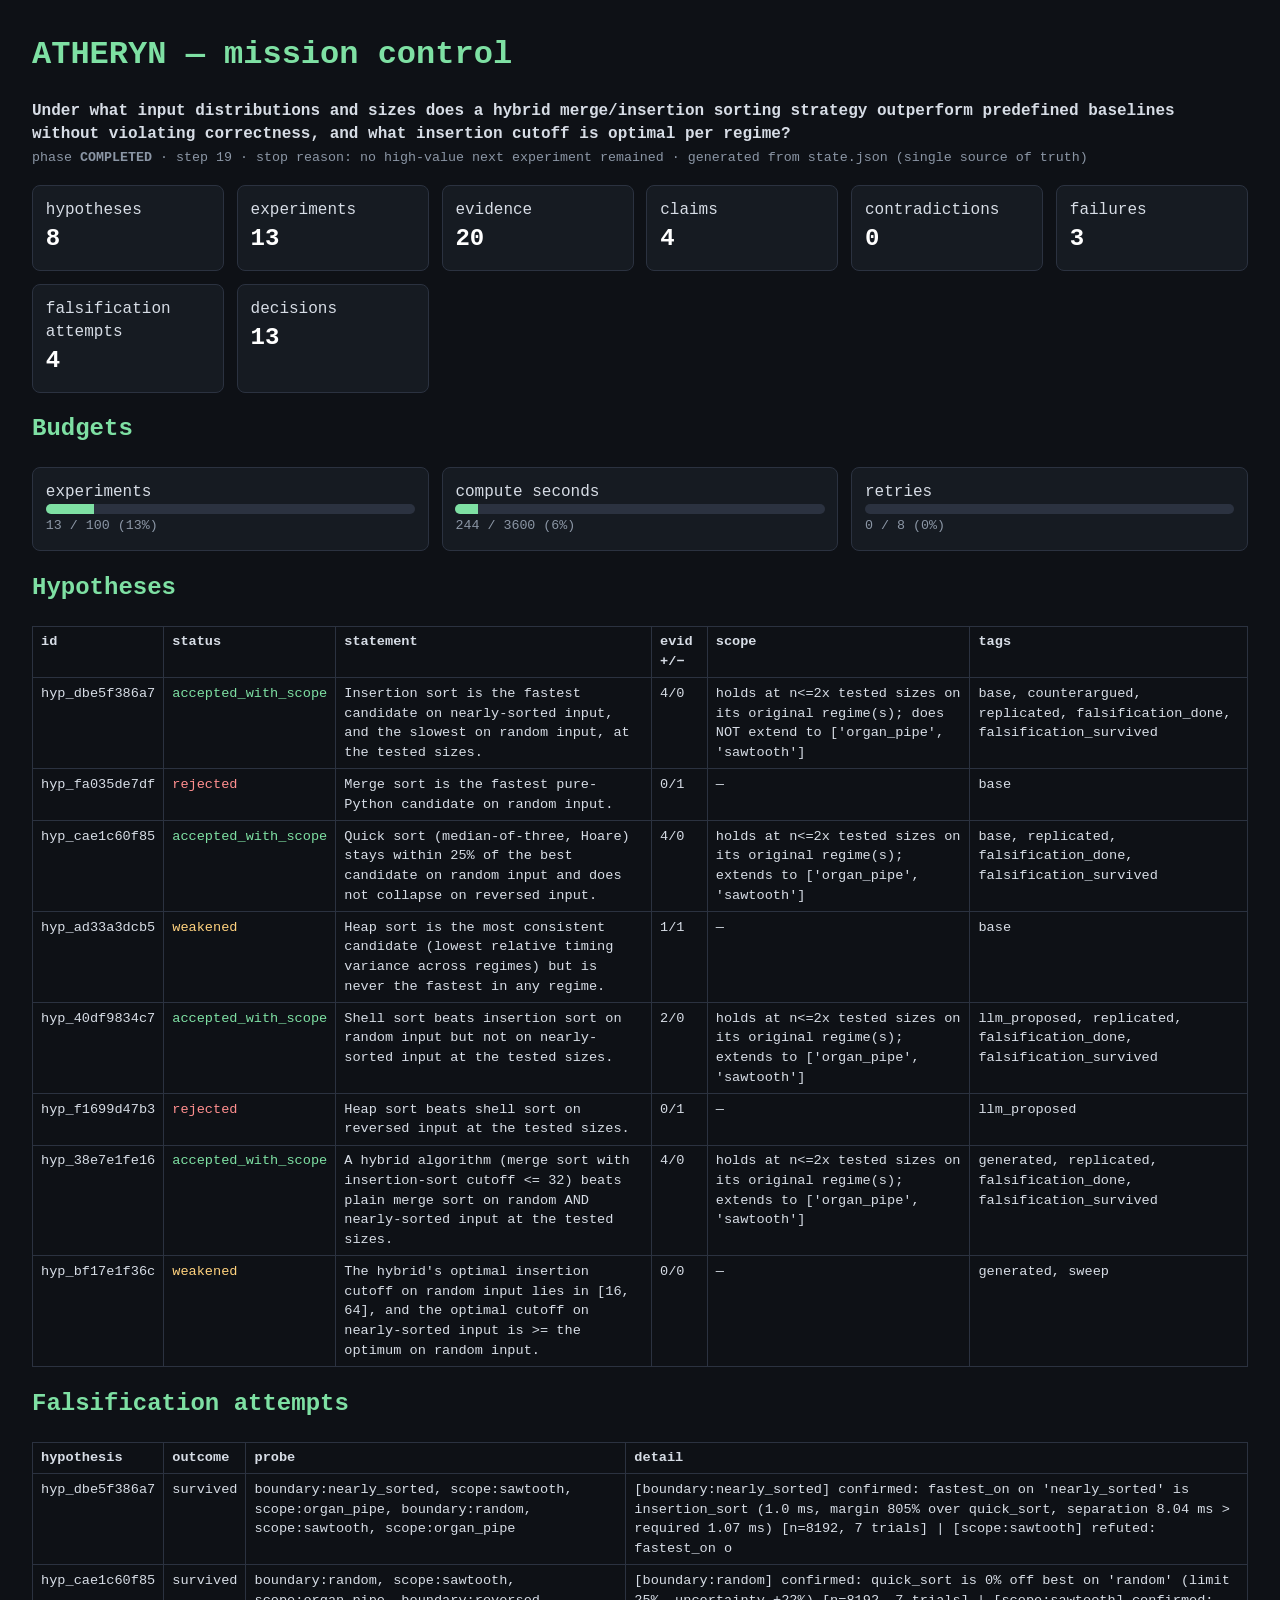
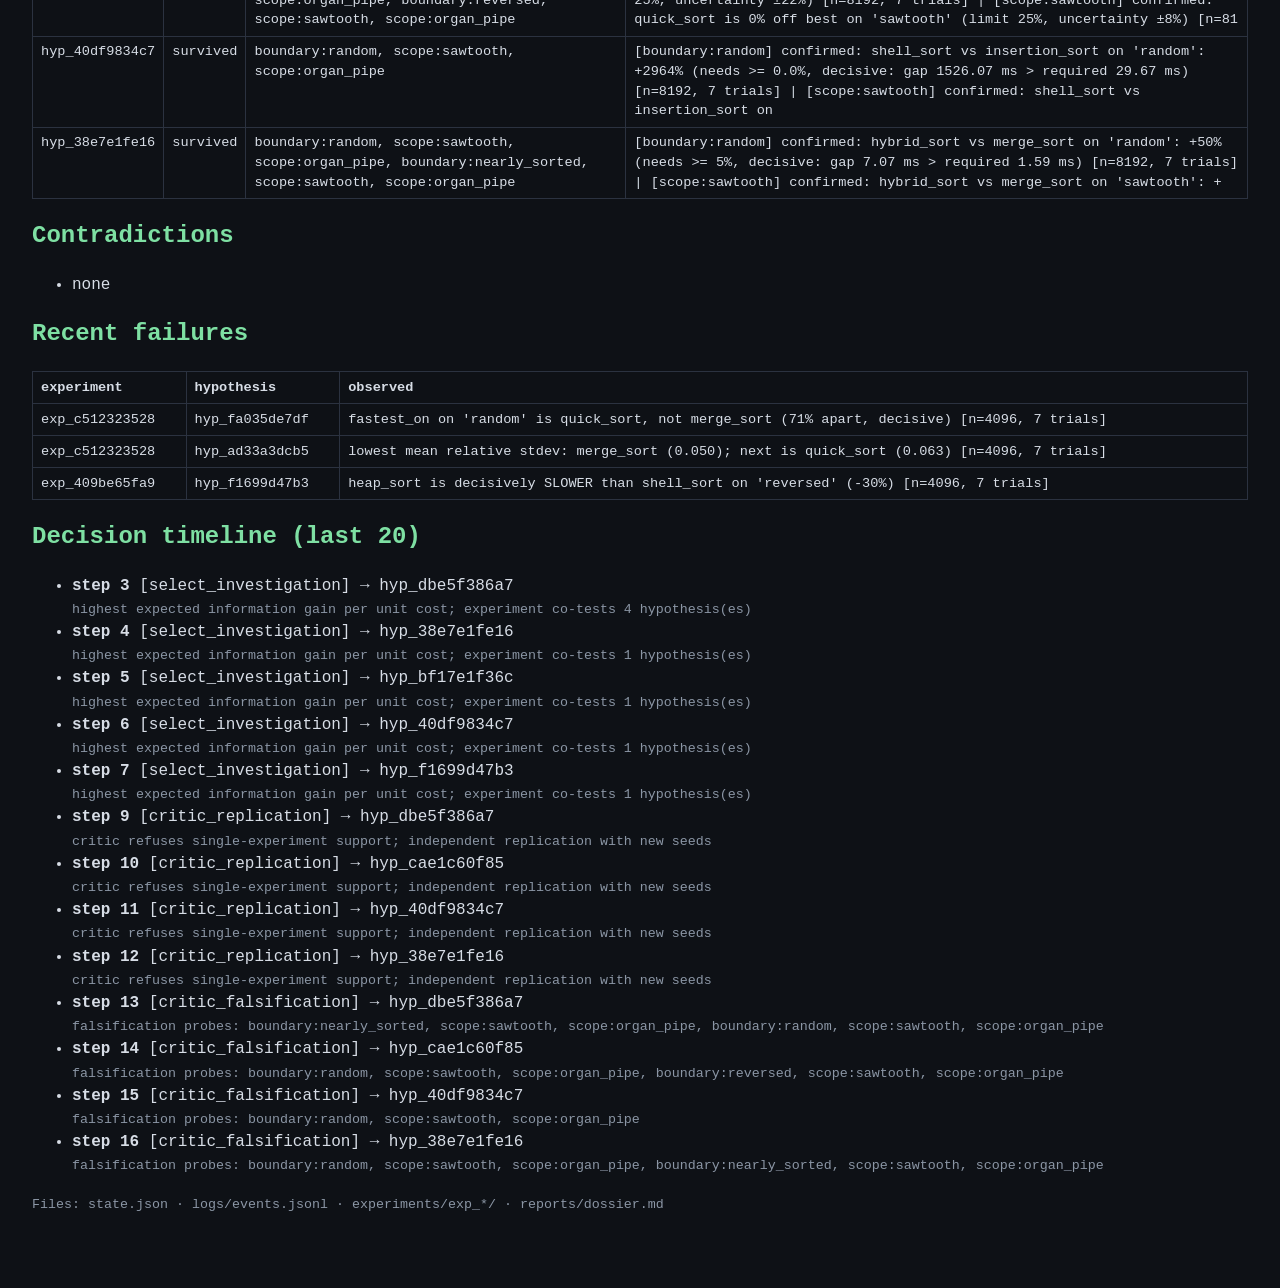
<file: examples/flagship_run/reports/mission_control.html>
<!doctype html><html><head><meta charset='utf-8'>
<title>ATHERYN mission control</title><style>
body{font-family:ui-monospace,Menlo,Consolas,monospace;background:#0e1116;
color:#d7dde6;margin:2rem;line-height:1.45}
h1,h2{color:#7ee0a3;font-weight:600} a{color:#7ab8ff}
.grid{display:grid;grid-template-columns:repeat(auto-fit,minmax(180px,1fr));gap:.8rem}
.card{background:#161b22;border:1px solid #2b3240;border-radius:8px;padding:.8rem}
.card b{font-size:1.5rem;color:#fff}
table{border-collapse:collapse;width:100%;font-size:.85rem}
td,th{border:1px solid #2b3240;padding:.35rem .5rem;text-align:left;vertical-align:top}
.bar{background:#2b3240;height:10px;border-radius:5px;overflow:hidden}
.bar div{background:#7ee0a3;height:100%}
.st.accepted_with_scope{color:#7ee0a3} .st.provisionally_supported{color:#a3d8ff}
.st.rejected{color:#ff8f8f} .st.weakened{color:#ffd27e}
small{color:#8b96a5}</style></head><body>
<h1>ATHERYN — mission control</h1>
<p><b>Under what input distributions and sizes does a hybrid merge/insertion sorting strategy outperform predefined baselines without violating correctness, and what insertion cutoff is optimal per regime?</b><br>
<small>phase <b>COMPLETED</b> · step 19 ·
stop reason: no high-value next experiment remained ·
generated from state.json (single source of truth)</small></p>
<div class='grid'>
<div class='card'>hypotheses<br><b>8</b></div>
<div class='card'>experiments<br><b>13</b></div>
<div class='card'>evidence<br><b>20</b></div>
<div class='card'>claims<br><b>4</b></div>
<div class='card'>contradictions<br><b>0</b></div>
<div class='card'>failures<br><b>3</b></div>
<div class='card'>falsification attempts<br><b>4</b></div>
<div class='card'>decisions<br><b>13</b></div>
</div>
<h2>Budgets</h2>
<div class='grid'>
<div class='card'>experiments <div class="bar"><div style="width:13%"></div></div><small>13 / 100 (13%)</small></div>
<div class='card'>compute seconds <div class="bar"><div style="width:6%"></div></div><small>244 / 3600 (6%)</small></div>
<div class='card'>retries <div class="bar"><div style="width:0%"></div></div><small>0 / 8 (0%)</small></div>
</div>
<h2>Hypotheses</h2>
<table><tr><th>id</th><th>status</th><th>statement</th><th>evid +/−</th>
<th>scope</th><th>tags</th></tr><tr><td>hyp_dbe5f386a7</td><td class='st accepted_with_scope'>accepted_with_scope</td><td>Insertion sort is the fastest candidate on nearly-sorted input, and the slowest on random input, at the tested sizes.</td><td>4/0</td><td>holds at n&lt;=2x tested sizes on its original regime(s); does NOT extend to [&#x27;organ_pipe&#x27;, &#x27;sawtooth&#x27;]</td><td>base, counterargued, replicated, falsification_done, falsification_survived</td></tr><tr><td>hyp_fa035de7df</td><td class='st rejected'>rejected</td><td>Merge sort is the fastest pure-Python candidate on random input.</td><td>0/1</td><td>—</td><td>base</td></tr><tr><td>hyp_cae1c60f85</td><td class='st accepted_with_scope'>accepted_with_scope</td><td>Quick sort (median-of-three, Hoare) stays within 25% of the best candidate on random input and does not collapse on reversed input.</td><td>4/0</td><td>holds at n&lt;=2x tested sizes on its original regime(s); extends to [&#x27;organ_pipe&#x27;, &#x27;sawtooth&#x27;]</td><td>base, replicated, falsification_done, falsification_survived</td></tr><tr><td>hyp_ad33a3dcb5</td><td class='st weakened'>weakened</td><td>Heap sort is the most consistent candidate (lowest relative timing variance across regimes) but is never the fastest in any regime.</td><td>1/1</td><td>—</td><td>base</td></tr><tr><td>hyp_40df9834c7</td><td class='st accepted_with_scope'>accepted_with_scope</td><td>Shell sort beats insertion sort on random input but not on nearly-sorted input at the tested sizes.</td><td>2/0</td><td>holds at n&lt;=2x tested sizes on its original regime(s); extends to [&#x27;organ_pipe&#x27;, &#x27;sawtooth&#x27;]</td><td>llm_proposed, replicated, falsification_done, falsification_survived</td></tr><tr><td>hyp_f1699d47b3</td><td class='st rejected'>rejected</td><td>Heap sort beats shell sort on reversed input at the tested sizes.</td><td>0/1</td><td>—</td><td>llm_proposed</td></tr><tr><td>hyp_38e7e1fe16</td><td class='st accepted_with_scope'>accepted_with_scope</td><td>A hybrid algorithm (merge sort with insertion-sort cutoff &lt;= 32) beats plain merge sort on random AND nearly-sorted input at the tested sizes.</td><td>4/0</td><td>holds at n&lt;=2x tested sizes on its original regime(s); extends to [&#x27;organ_pipe&#x27;, &#x27;sawtooth&#x27;]</td><td>generated, replicated, falsification_done, falsification_survived</td></tr><tr><td>hyp_bf17e1f36c</td><td class='st weakened'>weakened</td><td>The hybrid&#x27;s optimal insertion cutoff on random input lies in [16, 64], and the optimal cutoff on nearly-sorted input is &gt;= the optimum on random input.</td><td>0/0</td><td>—</td><td>generated, sweep</td></tr></table>
<h2>Falsification attempts</h2>
<table><tr><th>hypothesis</th><th>outcome</th><th>probe</th><th>detail</th></tr>
<tr><td>hyp_dbe5f386a7</td><td>survived</td><td>boundary:nearly_sorted, scope:sawtooth, scope:organ_pipe, boundary:random, scope:sawtooth, scope:organ_pipe</td><td>[boundary:nearly_sorted] confirmed: fastest_on on &#x27;nearly_sorted&#x27; is insertion_sort (1.0 ms, margin 805% over quick_sort, separation 8.04 ms &gt; required 1.07 ms) [n=8192, 7 trials] | [scope:sawtooth] refuted: fastest_on o</td></tr><tr><td>hyp_cae1c60f85</td><td>survived</td><td>boundary:random, scope:sawtooth, scope:organ_pipe, boundary:reversed, scope:sawtooth, scope:organ_pipe</td><td>[boundary:random] confirmed: quick_sort is 0% off best on &#x27;random&#x27; (limit 25%, uncertainty ±22%) [n=8192, 7 trials] | [scope:sawtooth] confirmed: quick_sort is 0% off best on &#x27;sawtooth&#x27; (limit 25%, uncertainty ±8%) [n=81</td></tr><tr><td>hyp_40df9834c7</td><td>survived</td><td>boundary:random, scope:sawtooth, scope:organ_pipe</td><td>[boundary:random] confirmed: shell_sort vs insertion_sort on &#x27;random&#x27;: +2964% (needs &gt;= 0.0%, decisive: gap 1526.07 ms &gt; required 29.67 ms) [n=8192, 7 trials] | [scope:sawtooth] confirmed: shell_sort vs insertion_sort on</td></tr><tr><td>hyp_38e7e1fe16</td><td>survived</td><td>boundary:random, scope:sawtooth, scope:organ_pipe, boundary:nearly_sorted, scope:sawtooth, scope:organ_pipe</td><td>[boundary:random] confirmed: hybrid_sort vs merge_sort on &#x27;random&#x27;: +50% (needs &gt;= 5%, decisive: gap 7.07 ms &gt; required 1.59 ms) [n=8192, 7 trials] | [scope:sawtooth] confirmed: hybrid_sort vs merge_sort on &#x27;sawtooth&#x27;: +</td></tr></table>
<h2>Contradictions</h2><ul><li>none</li></ul>
<h2>Recent failures</h2>
<table><tr><th>experiment</th><th>hypothesis</th><th>observed</th></tr><tr><td>exp_c512323528</td><td>hyp_fa035de7df</td><td>fastest_on on &#x27;random&#x27; is quick_sort, not merge_sort (71% apart, decisive) [n=4096, 7 trials]</td></tr><tr><td>exp_c512323528</td><td>hyp_ad33a3dcb5</td><td>lowest mean relative stdev: merge_sort (0.050); next is quick_sort (0.063) [n=4096, 7 trials]</td></tr><tr><td>exp_409be65fa9</td><td>hyp_f1699d47b3</td><td>heap_sort is decisively SLOWER than shell_sort on &#x27;reversed&#x27; (-30%) [n=4096, 7 trials]</td></tr></table>
<h2>Decision timeline (last 20)</h2><ul><li><b>step 3</b> [select_investigation] → hyp_dbe5f386a7<br><small>highest expected information gain per unit cost; experiment co-tests 4 hypothesis(es)</small></li><li><b>step 4</b> [select_investigation] → hyp_38e7e1fe16<br><small>highest expected information gain per unit cost; experiment co-tests 1 hypothesis(es)</small></li><li><b>step 5</b> [select_investigation] → hyp_bf17e1f36c<br><small>highest expected information gain per unit cost; experiment co-tests 1 hypothesis(es)</small></li><li><b>step 6</b> [select_investigation] → hyp_40df9834c7<br><small>highest expected information gain per unit cost; experiment co-tests 1 hypothesis(es)</small></li><li><b>step 7</b> [select_investigation] → hyp_f1699d47b3<br><small>highest expected information gain per unit cost; experiment co-tests 1 hypothesis(es)</small></li><li><b>step 9</b> [critic_replication] → hyp_dbe5f386a7<br><small>critic refuses single-experiment support; independent replication with new seeds</small></li><li><b>step 10</b> [critic_replication] → hyp_cae1c60f85<br><small>critic refuses single-experiment support; independent replication with new seeds</small></li><li><b>step 11</b> [critic_replication] → hyp_40df9834c7<br><small>critic refuses single-experiment support; independent replication with new seeds</small></li><li><b>step 12</b> [critic_replication] → hyp_38e7e1fe16<br><small>critic refuses single-experiment support; independent replication with new seeds</small></li><li><b>step 13</b> [critic_falsification] → hyp_dbe5f386a7<br><small>falsification probes: boundary:nearly_sorted, scope:sawtooth, scope:organ_pipe, boundary:random, scope:sawtooth, scope:organ_pipe</small></li><li><b>step 14</b> [critic_falsification] → hyp_cae1c60f85<br><small>falsification probes: boundary:random, scope:sawtooth, scope:organ_pipe, boundary:reversed, scope:sawtooth, scope:organ_pipe</small></li><li><b>step 15</b> [critic_falsification] → hyp_40df9834c7<br><small>falsification probes: boundary:random, scope:sawtooth, scope:organ_pipe</small></li><li><b>step 16</b> [critic_falsification] → hyp_38e7e1fe16<br><small>falsification probes: boundary:random, scope:sawtooth, scope:organ_pipe, boundary:nearly_sorted, scope:sawtooth, scope:organ_pipe</small></li></ul>
<p><small>Files: state.json · logs/events.jsonl · experiments/exp_*/ ·
reports/dossier.md</small></p></body></html>
</file>
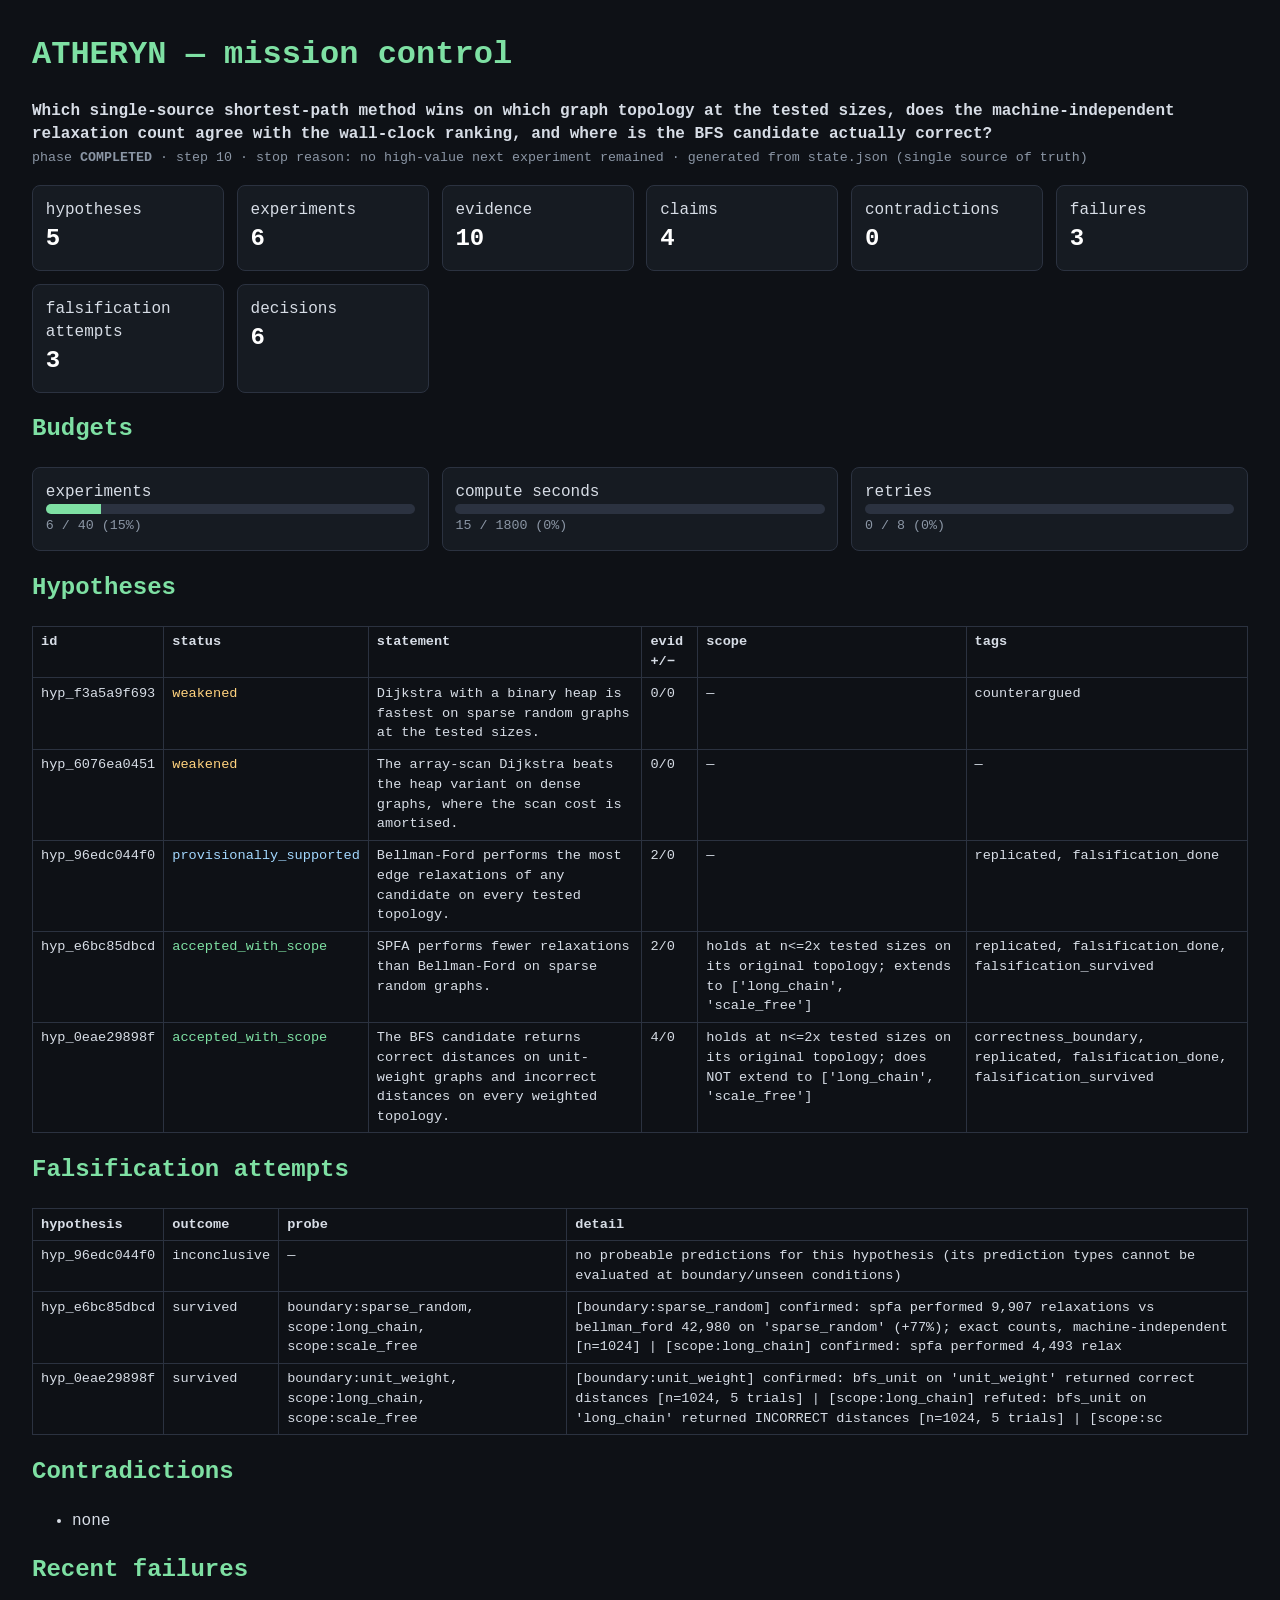
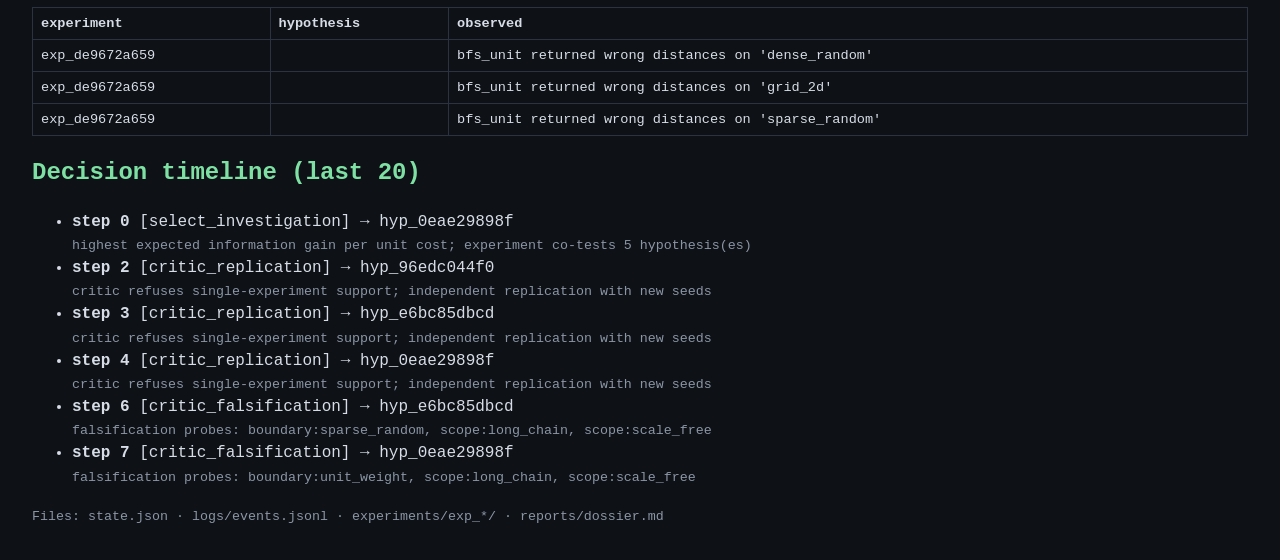
<file: examples/graph_mission/reports/mission_control.html>
<!doctype html><html><head><meta charset='utf-8'>
<title>ATHERYN mission control</title><style>
body{font-family:ui-monospace,Menlo,Consolas,monospace;background:#0e1116;
color:#d7dde6;margin:2rem;line-height:1.45}
h1,h2{color:#7ee0a3;font-weight:600} a{color:#7ab8ff}
.grid{display:grid;grid-template-columns:repeat(auto-fit,minmax(180px,1fr));gap:.8rem}
.card{background:#161b22;border:1px solid #2b3240;border-radius:8px;padding:.8rem}
.card b{font-size:1.5rem;color:#fff}
table{border-collapse:collapse;width:100%;font-size:.85rem}
td,th{border:1px solid #2b3240;padding:.35rem .5rem;text-align:left;vertical-align:top}
.bar{background:#2b3240;height:10px;border-radius:5px;overflow:hidden}
.bar div{background:#7ee0a3;height:100%}
.st.accepted_with_scope{color:#7ee0a3} .st.provisionally_supported{color:#a3d8ff}
.st.rejected{color:#ff8f8f} .st.weakened{color:#ffd27e}
small{color:#8b96a5}</style></head><body>
<h1>ATHERYN — mission control</h1>
<p><b>Which single-source shortest-path method wins on which graph topology at the tested sizes, does the machine-independent relaxation count agree with the wall-clock ranking, and where is the BFS candidate actually correct?</b><br>
<small>phase <b>COMPLETED</b> · step 10 ·
stop reason: no high-value next experiment remained ·
generated from state.json (single source of truth)</small></p>
<div class='grid'>
<div class='card'>hypotheses<br><b>5</b></div>
<div class='card'>experiments<br><b>6</b></div>
<div class='card'>evidence<br><b>10</b></div>
<div class='card'>claims<br><b>4</b></div>
<div class='card'>contradictions<br><b>0</b></div>
<div class='card'>failures<br><b>3</b></div>
<div class='card'>falsification attempts<br><b>3</b></div>
<div class='card'>decisions<br><b>6</b></div>
</div>
<h2>Budgets</h2>
<div class='grid'>
<div class='card'>experiments <div class="bar"><div style="width:15%"></div></div><small>6 / 40 (15%)</small></div>
<div class='card'>compute seconds <div class="bar"><div style="width:0%"></div></div><small>15 / 1800 (0%)</small></div>
<div class='card'>retries <div class="bar"><div style="width:0%"></div></div><small>0 / 8 (0%)</small></div>
</div>
<h2>Hypotheses</h2>
<table><tr><th>id</th><th>status</th><th>statement</th><th>evid +/−</th>
<th>scope</th><th>tags</th></tr><tr><td>hyp_f3a5a9f693</td><td class='st weakened'>weakened</td><td>Dijkstra with a binary heap is fastest on sparse random graphs at the tested sizes.</td><td>0/0</td><td>—</td><td>counterargued</td></tr><tr><td>hyp_6076ea0451</td><td class='st weakened'>weakened</td><td>The array-scan Dijkstra beats the heap variant on dense graphs, where the scan cost is amortised.</td><td>0/0</td><td>—</td><td>—</td></tr><tr><td>hyp_96edc044f0</td><td class='st provisionally_supported'>provisionally_supported</td><td>Bellman-Ford performs the most edge relaxations of any candidate on every tested topology.</td><td>2/0</td><td>—</td><td>replicated, falsification_done</td></tr><tr><td>hyp_e6bc85dbcd</td><td class='st accepted_with_scope'>accepted_with_scope</td><td>SPFA performs fewer relaxations than Bellman-Ford on sparse random graphs.</td><td>2/0</td><td>holds at n&lt;=2x tested sizes on its original topology; extends to [&#x27;long_chain&#x27;, &#x27;scale_free&#x27;]</td><td>replicated, falsification_done, falsification_survived</td></tr><tr><td>hyp_0eae29898f</td><td class='st accepted_with_scope'>accepted_with_scope</td><td>The BFS candidate returns correct distances on unit-weight graphs and incorrect distances on every weighted topology.</td><td>4/0</td><td>holds at n&lt;=2x tested sizes on its original topology; does NOT extend to [&#x27;long_chain&#x27;, &#x27;scale_free&#x27;]</td><td>correctness_boundary, replicated, falsification_done, falsification_survived</td></tr></table>
<h2>Falsification attempts</h2>
<table><tr><th>hypothesis</th><th>outcome</th><th>probe</th><th>detail</th></tr>
<tr><td>hyp_96edc044f0</td><td>inconclusive</td><td>—</td><td>no probeable predictions for this hypothesis (its prediction types cannot be evaluated at boundary/unseen conditions)</td></tr><tr><td>hyp_e6bc85dbcd</td><td>survived</td><td>boundary:sparse_random, scope:long_chain, scope:scale_free</td><td>[boundary:sparse_random] confirmed: spfa performed 9,907 relaxations vs bellman_ford 42,980 on &#x27;sparse_random&#x27; (+77%); exact counts, machine-independent [n=1024] | [scope:long_chain] confirmed: spfa performed 4,493 relax</td></tr><tr><td>hyp_0eae29898f</td><td>survived</td><td>boundary:unit_weight, scope:long_chain, scope:scale_free</td><td>[boundary:unit_weight] confirmed: bfs_unit on &#x27;unit_weight&#x27; returned correct distances [n=1024, 5 trials] | [scope:long_chain] refuted: bfs_unit on &#x27;long_chain&#x27; returned INCORRECT distances [n=1024, 5 trials] | [scope:sc</td></tr></table>
<h2>Contradictions</h2><ul><li>none</li></ul>
<h2>Recent failures</h2>
<table><tr><th>experiment</th><th>hypothesis</th><th>observed</th></tr><tr><td>exp_de9672a659</td><td></td><td>bfs_unit returned wrong distances on &#x27;dense_random&#x27;</td></tr><tr><td>exp_de9672a659</td><td></td><td>bfs_unit returned wrong distances on &#x27;grid_2d&#x27;</td></tr><tr><td>exp_de9672a659</td><td></td><td>bfs_unit returned wrong distances on &#x27;sparse_random&#x27;</td></tr></table>
<h2>Decision timeline (last 20)</h2><ul><li><b>step 0</b> [select_investigation] → hyp_0eae29898f<br><small>highest expected information gain per unit cost; experiment co-tests 5 hypothesis(es)</small></li><li><b>step 2</b> [critic_replication] → hyp_96edc044f0<br><small>critic refuses single-experiment support; independent replication with new seeds</small></li><li><b>step 3</b> [critic_replication] → hyp_e6bc85dbcd<br><small>critic refuses single-experiment support; independent replication with new seeds</small></li><li><b>step 4</b> [critic_replication] → hyp_0eae29898f<br><small>critic refuses single-experiment support; independent replication with new seeds</small></li><li><b>step 6</b> [critic_falsification] → hyp_e6bc85dbcd<br><small>falsification probes: boundary:sparse_random, scope:long_chain, scope:scale_free</small></li><li><b>step 7</b> [critic_falsification] → hyp_0eae29898f<br><small>falsification probes: boundary:unit_weight, scope:long_chain, scope:scale_free</small></li></ul>
<p><small>Files: state.json · logs/events.jsonl · experiments/exp_*/ ·
reports/dossier.md</small></p></body></html>
</file>
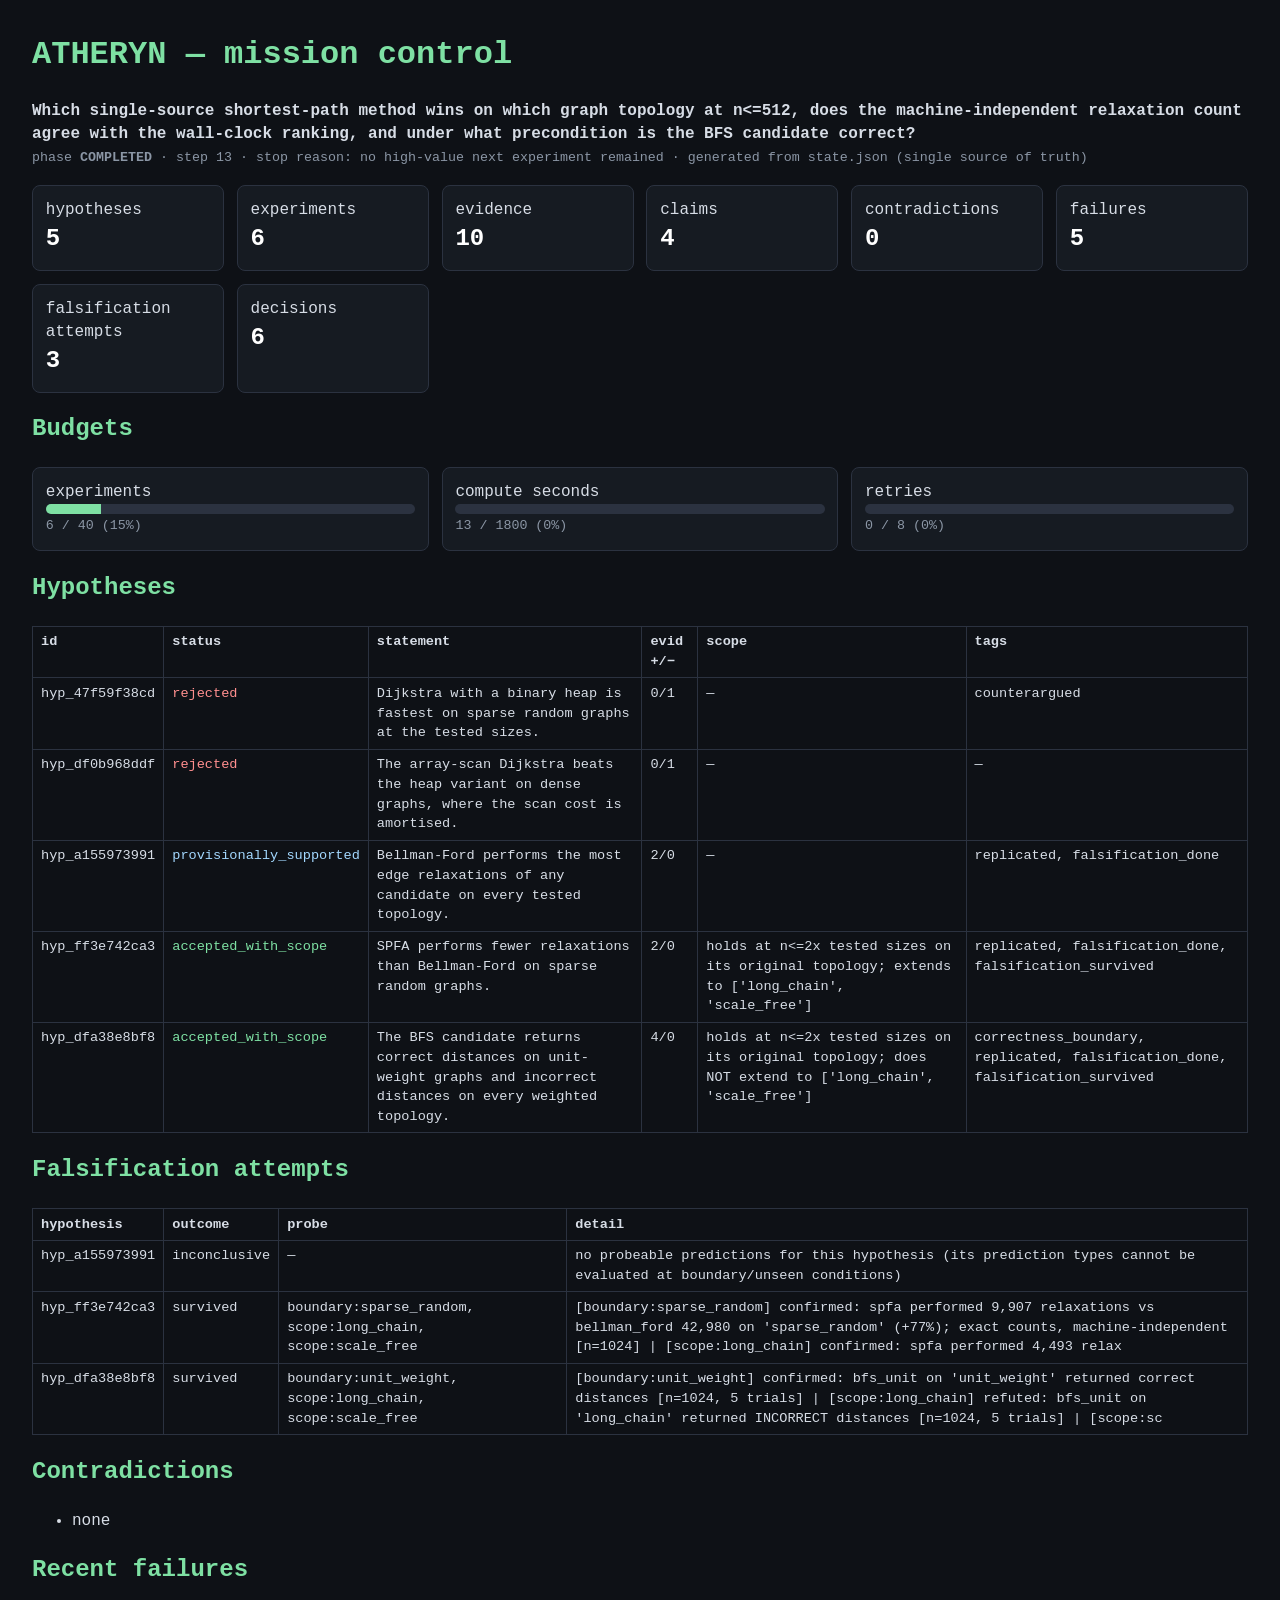
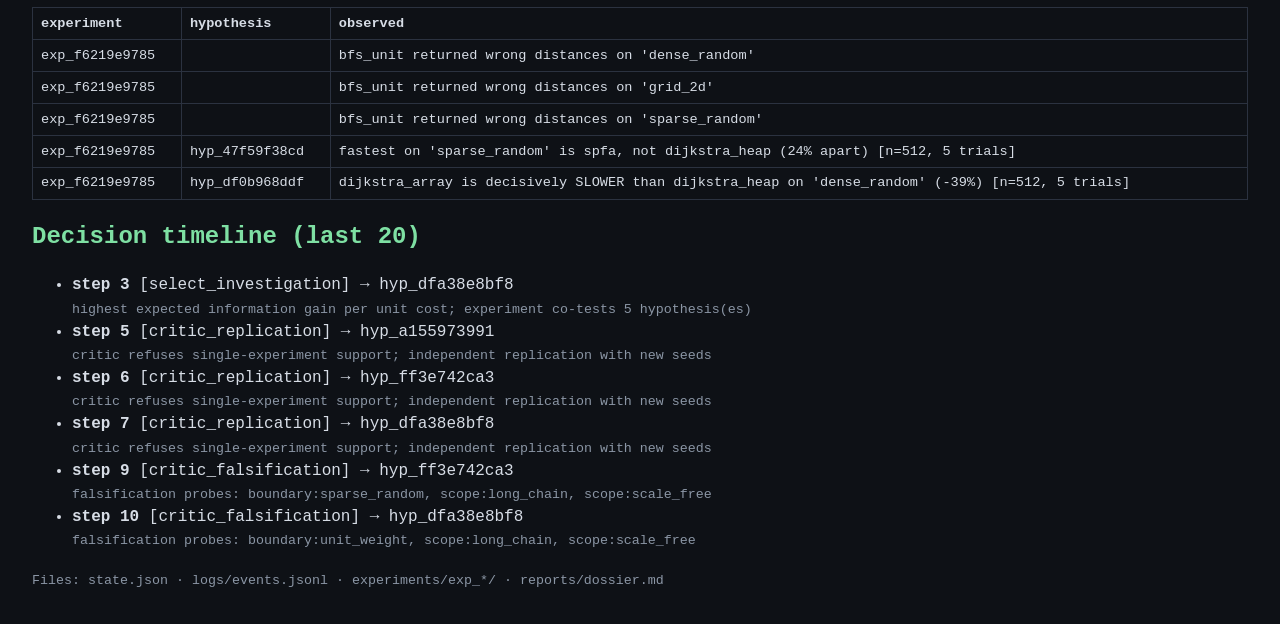
<file: examples/final_flagship_mission/atheryn_full/reports/mission_control.html>
<!doctype html><html><head><meta charset='utf-8'>
<title>ATHERYN mission control</title><style>
body{font-family:ui-monospace,Menlo,Consolas,monospace;background:#0e1116;
color:#d7dde6;margin:2rem;line-height:1.45}
h1,h2{color:#7ee0a3;font-weight:600} a{color:#7ab8ff}
.grid{display:grid;grid-template-columns:repeat(auto-fit,minmax(180px,1fr));gap:.8rem}
.card{background:#161b22;border:1px solid #2b3240;border-radius:8px;padding:.8rem}
.card b{font-size:1.5rem;color:#fff}
table{border-collapse:collapse;width:100%;font-size:.85rem}
td,th{border:1px solid #2b3240;padding:.35rem .5rem;text-align:left;vertical-align:top}
.bar{background:#2b3240;height:10px;border-radius:5px;overflow:hidden}
.bar div{background:#7ee0a3;height:100%}
.st.accepted_with_scope{color:#7ee0a3} .st.provisionally_supported{color:#a3d8ff}
.st.rejected{color:#ff8f8f} .st.weakened{color:#ffd27e}
small{color:#8b96a5}</style></head><body>
<h1>ATHERYN — mission control</h1>
<p><b>Which single-source shortest-path method wins on which graph topology at n&lt;=512, does the machine-independent relaxation count agree with the wall-clock ranking, and under what precondition is the BFS candidate correct?</b><br>
<small>phase <b>COMPLETED</b> · step 13 ·
stop reason: no high-value next experiment remained ·
generated from state.json (single source of truth)</small></p>
<div class='grid'>
<div class='card'>hypotheses<br><b>5</b></div>
<div class='card'>experiments<br><b>6</b></div>
<div class='card'>evidence<br><b>10</b></div>
<div class='card'>claims<br><b>4</b></div>
<div class='card'>contradictions<br><b>0</b></div>
<div class='card'>failures<br><b>5</b></div>
<div class='card'>falsification attempts<br><b>3</b></div>
<div class='card'>decisions<br><b>6</b></div>
</div>
<h2>Budgets</h2>
<div class='grid'>
<div class='card'>experiments <div class="bar"><div style="width:15%"></div></div><small>6 / 40 (15%)</small></div>
<div class='card'>compute seconds <div class="bar"><div style="width:0%"></div></div><small>13 / 1800 (0%)</small></div>
<div class='card'>retries <div class="bar"><div style="width:0%"></div></div><small>0 / 8 (0%)</small></div>
</div>
<h2>Hypotheses</h2>
<table><tr><th>id</th><th>status</th><th>statement</th><th>evid +/−</th>
<th>scope</th><th>tags</th></tr><tr><td>hyp_47f59f38cd</td><td class='st rejected'>rejected</td><td>Dijkstra with a binary heap is fastest on sparse random graphs at the tested sizes.</td><td>0/1</td><td>—</td><td>counterargued</td></tr><tr><td>hyp_df0b968ddf</td><td class='st rejected'>rejected</td><td>The array-scan Dijkstra beats the heap variant on dense graphs, where the scan cost is amortised.</td><td>0/1</td><td>—</td><td>—</td></tr><tr><td>hyp_a155973991</td><td class='st provisionally_supported'>provisionally_supported</td><td>Bellman-Ford performs the most edge relaxations of any candidate on every tested topology.</td><td>2/0</td><td>—</td><td>replicated, falsification_done</td></tr><tr><td>hyp_ff3e742ca3</td><td class='st accepted_with_scope'>accepted_with_scope</td><td>SPFA performs fewer relaxations than Bellman-Ford on sparse random graphs.</td><td>2/0</td><td>holds at n&lt;=2x tested sizes on its original topology; extends to [&#x27;long_chain&#x27;, &#x27;scale_free&#x27;]</td><td>replicated, falsification_done, falsification_survived</td></tr><tr><td>hyp_dfa38e8bf8</td><td class='st accepted_with_scope'>accepted_with_scope</td><td>The BFS candidate returns correct distances on unit-weight graphs and incorrect distances on every weighted topology.</td><td>4/0</td><td>holds at n&lt;=2x tested sizes on its original topology; does NOT extend to [&#x27;long_chain&#x27;, &#x27;scale_free&#x27;]</td><td>correctness_boundary, replicated, falsification_done, falsification_survived</td></tr></table>
<h2>Falsification attempts</h2>
<table><tr><th>hypothesis</th><th>outcome</th><th>probe</th><th>detail</th></tr>
<tr><td>hyp_a155973991</td><td>inconclusive</td><td>—</td><td>no probeable predictions for this hypothesis (its prediction types cannot be evaluated at boundary/unseen conditions)</td></tr><tr><td>hyp_ff3e742ca3</td><td>survived</td><td>boundary:sparse_random, scope:long_chain, scope:scale_free</td><td>[boundary:sparse_random] confirmed: spfa performed 9,907 relaxations vs bellman_ford 42,980 on &#x27;sparse_random&#x27; (+77%); exact counts, machine-independent [n=1024] | [scope:long_chain] confirmed: spfa performed 4,493 relax</td></tr><tr><td>hyp_dfa38e8bf8</td><td>survived</td><td>boundary:unit_weight, scope:long_chain, scope:scale_free</td><td>[boundary:unit_weight] confirmed: bfs_unit on &#x27;unit_weight&#x27; returned correct distances [n=1024, 5 trials] | [scope:long_chain] refuted: bfs_unit on &#x27;long_chain&#x27; returned INCORRECT distances [n=1024, 5 trials] | [scope:sc</td></tr></table>
<h2>Contradictions</h2><ul><li>none</li></ul>
<h2>Recent failures</h2>
<table><tr><th>experiment</th><th>hypothesis</th><th>observed</th></tr><tr><td>exp_f6219e9785</td><td></td><td>bfs_unit returned wrong distances on &#x27;dense_random&#x27;</td></tr><tr><td>exp_f6219e9785</td><td></td><td>bfs_unit returned wrong distances on &#x27;grid_2d&#x27;</td></tr><tr><td>exp_f6219e9785</td><td></td><td>bfs_unit returned wrong distances on &#x27;sparse_random&#x27;</td></tr><tr><td>exp_f6219e9785</td><td>hyp_47f59f38cd</td><td>fastest on &#x27;sparse_random&#x27; is spfa, not dijkstra_heap (24% apart) [n=512, 5 trials]</td></tr><tr><td>exp_f6219e9785</td><td>hyp_df0b968ddf</td><td>dijkstra_array is decisively SLOWER than dijkstra_heap on &#x27;dense_random&#x27; (-39%) [n=512, 5 trials]</td></tr></table>
<h2>Decision timeline (last 20)</h2><ul><li><b>step 3</b> [select_investigation] → hyp_dfa38e8bf8<br><small>highest expected information gain per unit cost; experiment co-tests 5 hypothesis(es)</small></li><li><b>step 5</b> [critic_replication] → hyp_a155973991<br><small>critic refuses single-experiment support; independent replication with new seeds</small></li><li><b>step 6</b> [critic_replication] → hyp_ff3e742ca3<br><small>critic refuses single-experiment support; independent replication with new seeds</small></li><li><b>step 7</b> [critic_replication] → hyp_dfa38e8bf8<br><small>critic refuses single-experiment support; independent replication with new seeds</small></li><li><b>step 9</b> [critic_falsification] → hyp_ff3e742ca3<br><small>falsification probes: boundary:sparse_random, scope:long_chain, scope:scale_free</small></li><li><b>step 10</b> [critic_falsification] → hyp_dfa38e8bf8<br><small>falsification probes: boundary:unit_weight, scope:long_chain, scope:scale_free</small></li></ul>
<p><small>Files: state.json · logs/events.jsonl · experiments/exp_*/ ·
reports/dossier.md</small></p></body></html>
</file>
